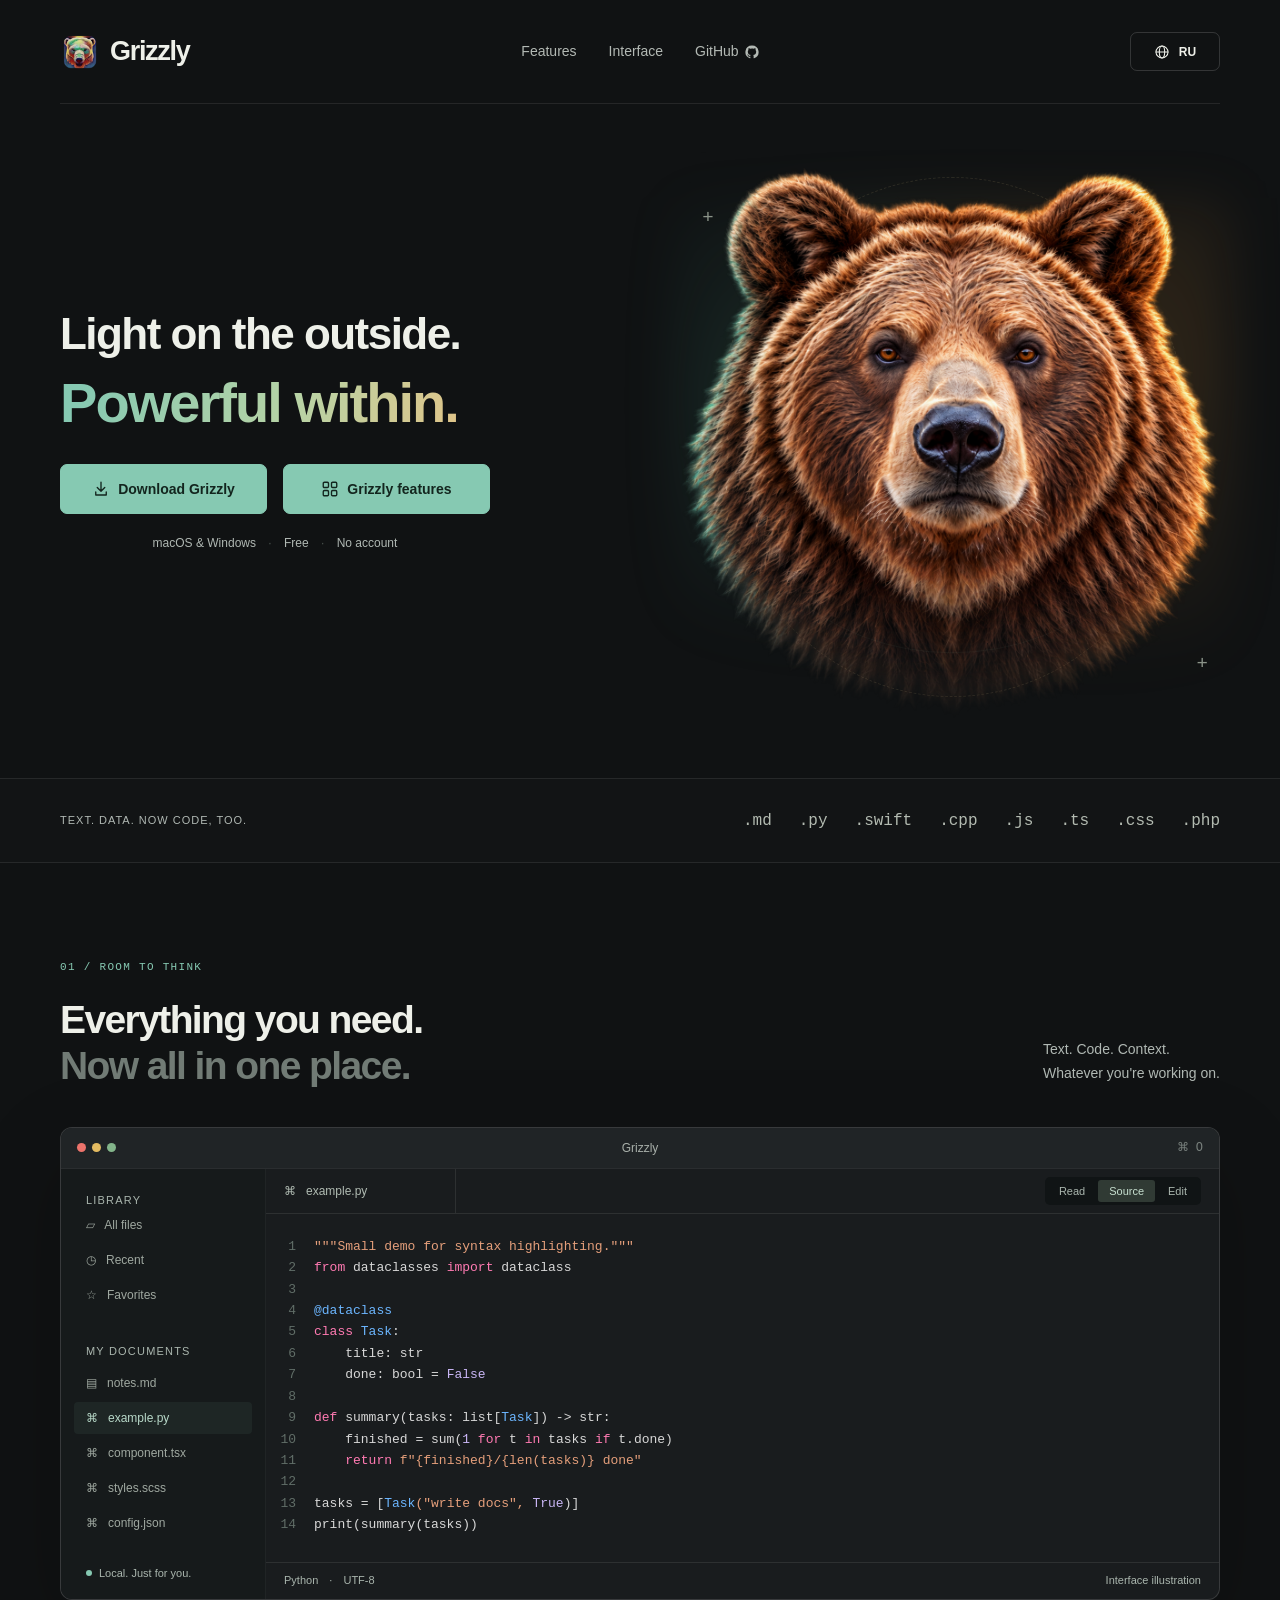
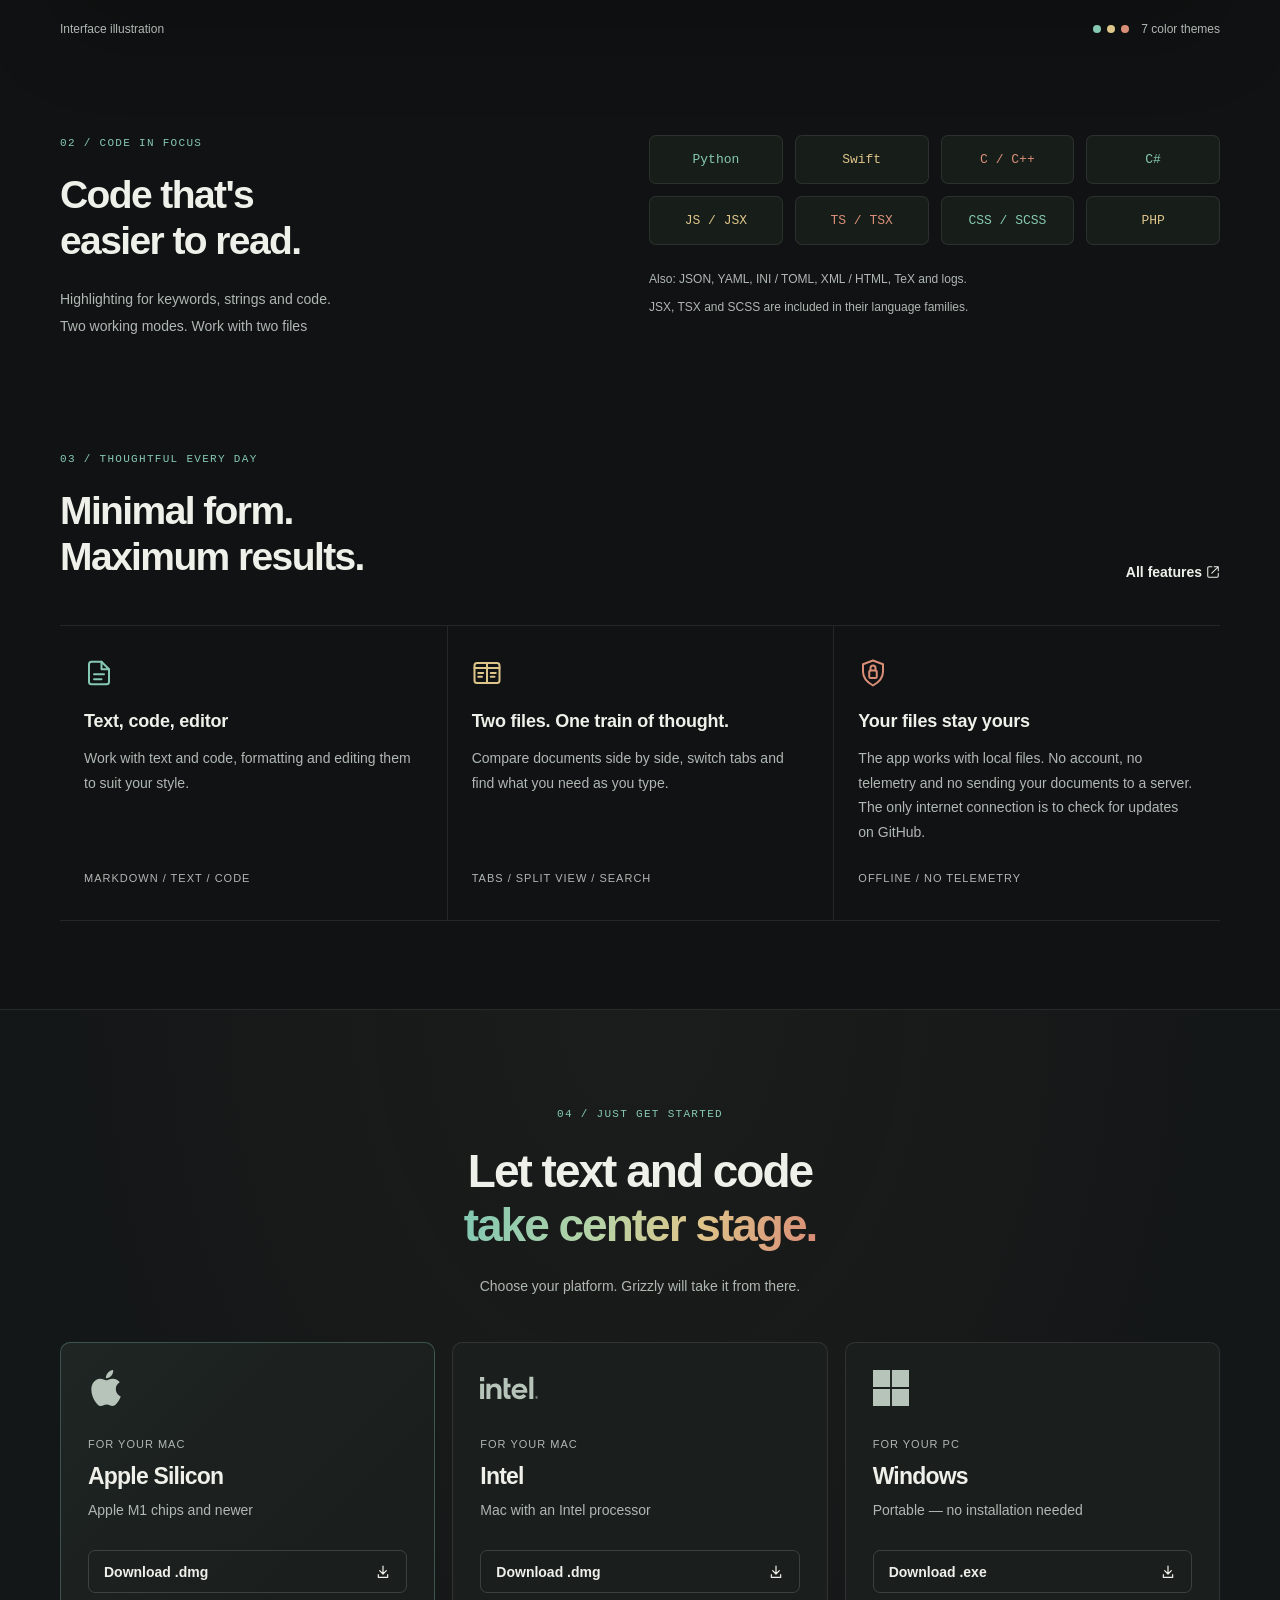
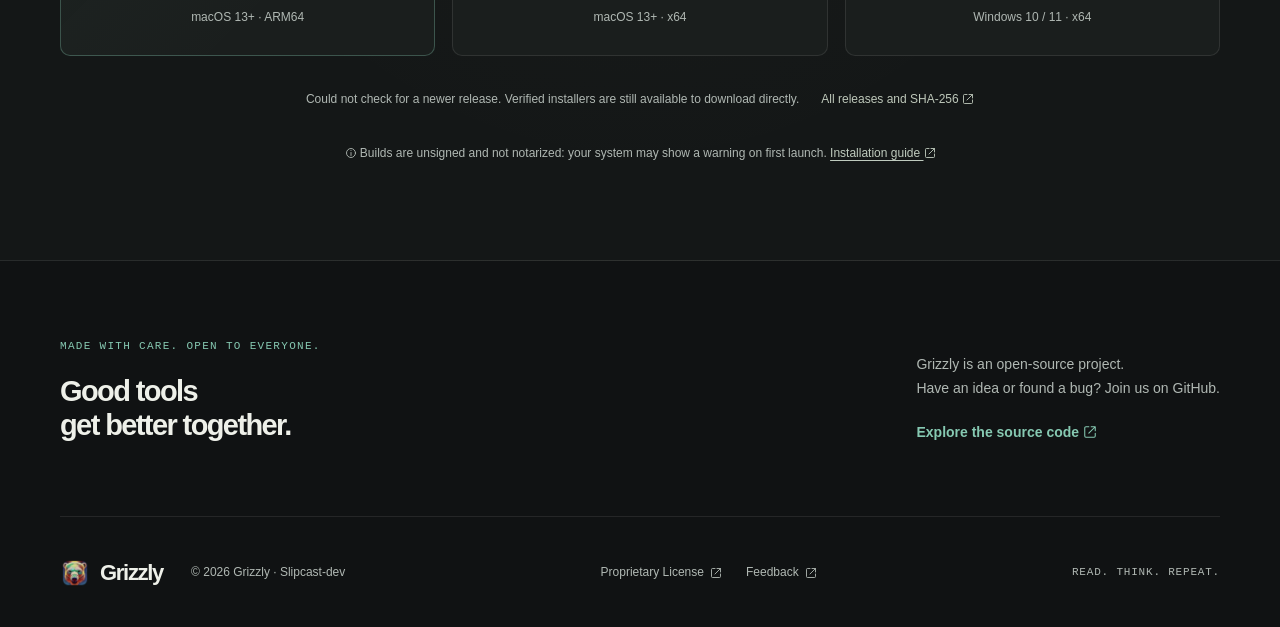
<file: index.html>
<!doctype html>
<html lang="ru">
<head>
  <meta charset="utf-8">
  <meta name="viewport" content="width=device-width, initial-scale=1">
  <meta http-equiv="Content-Security-Policy" content="default-src 'none'; script-src 'self'; style-src 'self'; img-src 'self'; connect-src https://api.github.com; base-uri 'none'; object-src 'none'; form-action 'none'; upgrade-insecure-requests">
  <meta name="referrer" content="no-referrer">
  <script src="language.js"></script>
  <link rel="alternate" hreflang="ru" href="https://slipcast-dev.github.io/grizzly-website/">
  <link rel="alternate" hreflang="en" href="https://slipcast-dev.github.io/grizzly-website/en.html">
  <link rel="alternate" hreflang="x-default" href="https://slipcast-dev.github.io/grizzly-website/">
  <link rel="canonical" href="https://slipcast-dev.github.io/grizzly-website/">
  <meta property="og:type" content="website">
  <meta property="og:title" content="Grizzly — легкое снаружи. Мощное внутри.">
  <meta property="og:description" content="Grizzly — офлайн-приложение для Markdown, текста и исходного кода с подсветкой синтаксиса. Для macOS и Windows.">
  <meta property="og:url" content="https://slipcast-dev.github.io/grizzly-website/">
  <meta property="og:image" content="https://slipcast-dev.github.io/grizzly-website/assets/icon.png">
  <meta name="theme-color" content="#101213">
  <meta name="description" content="Grizzly — офлайн-приложение для Markdown, текста и исходного кода с подсветкой синтаксиса. Для macOS и Windows.">
  <title>Grizzly — легкое снаружи. Мощное внутри.</title>
  <link rel="icon" href="assets/icon.png" type="image/png">
  <link rel="stylesheet" href="styles.css?v=960ec9873e703300">
  <script src="app.js" defer></script>
<script src="features.js" defer></script>
</head>
<body>
<a class="skip" href="#main">Перейти к содержимому</a>
<header class="header wrap">
  <a class="brand" href="#" aria-label="Grizzly — главная"><img src="assets/icon.png" alt="" width="40" height="40">Grizzly</a>
  <nav class="main-nav" aria-label="Основная навигация"><a href="#features">Возможности</a><a href="#experience">Интерфейс</a><a href="https://github.com/Slipcast-dev/Grizzly" target="_blank" rel="noopener noreferrer">GitHub <svg class="github-icon" xmlns="http://www.w3.org/2000/svg" viewBox="0 0 24 24" width="14" height="14" fill="currentColor" aria-hidden="true" focusable="false"><path d="M12 .75a11.25 11.25 0 0 0-3.56 21.92c.56.1.77-.24.77-.54v-2.1c-3.13.68-3.79-1.33-3.79-1.33-.51-1.3-1.25-1.65-1.25-1.65-1.02-.7.08-.69.08-.69 1.13.08 1.72 1.16 1.72 1.16 1 1.72 2.63 1.22 3.27.93.1-.73.39-1.22.71-1.5-2.5-.29-5.13-1.25-5.13-5.56 0-1.23.44-2.23 1.16-3.01-.12-.29-.5-1.43.11-2.98 0 0 .95-.3 3.1 1.15A10.8 10.8 0 0 1 12 6.17c.96 0 1.92.13 2.82.38 2.15-1.45 3.09-1.15 3.09-1.15.62 1.55.23 2.69.12 2.98.72.78 1.15 1.78 1.15 3.01 0 4.32-2.63 5.27-5.14 5.55.41.35.77 1.03.77 2.08v3.11c0 .3.2.65.77.54A11.25 11.25 0 0 0 12 .75Z"/></svg></a></nav>
  <a class="button small language-toggle" href="en.html?lang=en" hreflang="en" lang="en" aria-label="Переключить на английский"><svg xmlns="http://www.w3.org/2000/svg" width="16" height="16" viewBox="0 0 24 24" fill="none" stroke="currentColor" stroke-width="1.6" stroke-linecap="round" stroke-linejoin="round" aria-hidden="true" focusable="false"><circle cx="12" cy="12" r="9"/><ellipse cx="12" cy="12" rx="4" ry="9"/><path d="M3 12h18"/></svg><span>EN</span></a>
</header>
<main id="main">
<section class="hero wrap">
  <div class="hero-copy">
    <h1><span class="hero-title-lead">Легкое снаружи.</span><span class="hero-title-main gradient-text">Мощное внутри.</span></h1>
    <div class="hero-actions"><a class="button primary" href="#download"><svg class="hero-action-icon" xmlns="http://www.w3.org/2000/svg" viewBox="0 0 24 24" width="18" height="18" fill="none" stroke="currentColor" stroke-width="1.8" stroke-linecap="round" stroke-linejoin="round" aria-hidden="true" focusable="false"><path d="M12 3v12m-5-5 5 5 5-5M5 16v4h14v-4"/></svg> Скачать Grizzly</a><a class="button primary" href="#features" data-features-open aria-haspopup="dialog" aria-controls="features-menu" aria-expanded="false"><svg class="hero-action-icon" xmlns="http://www.w3.org/2000/svg" viewBox="0 0 24 24" width="18" height="18" fill="none" stroke="currentColor" stroke-width="1.8" stroke-linecap="round" stroke-linejoin="round" aria-hidden="true" focusable="false"><rect x="3" y="3" width="7" height="7" rx="1.5"/><rect x="14" y="3" width="7" height="7" rx="1.5"/><rect x="3" y="14" width="7" height="7" rx="1.5"/><rect x="14" y="14" width="7" height="7" rx="1.5"/></svg> Что умеет Grizzly</a></div>
    <p class="hero-meta">macOS & Windows <span>·</span> Бесплатно <span>·</span> Без аккаунта</p>
  </div>
  <div class="hero-art" aria-label="Гризли в тёплом свете"><div class="orbit orbit-one"></div><div class="orbit orbit-two"></div><img class="hero-icon" src="assets/grizzly-hero.png" width="1280" height="1280" alt="Бурый гризли с мягкой янтарной и бирюзовой подсветкой"><span class="cross cross-one">+</span><span class="cross cross-two">+</span></div>
</section>
<div class="format-strip"><div class="wrap formats"><span>ТЕКСТ. ДАННЫЕ. ТЕПЕРЬ — И КОД.</span><div><b>.md</b><b>.py</b><b>.swift</b><b>.cpp</b><b>.js</b><b>.ts</b><b>.css</b><b>.php</b></div></div></div>
<section class="experience wrap section" id="experience">
  <div class="section-heading"><div><p class="eyebrow">01 / ПРОСТРАНСТВО ДЛЯ МЫСЛЕЙ</p><h2>Всё нужное.<br><span class="muted">Теперь — в одном месте.</span></h2></div><p class="section-intro">Текст. Код. Контекст.<br>Всё, с чем вы сейчас работаете.</p></div>
  <div class="app-window">
    <div class="window-top"><div class="traffic" aria-hidden="true"><i></i><i></i><i></i></div><span>Grizzly</span><span class="window-shortcut">⌘ O</span></div>
    <div class="app-body">
      <aside class="app-sidebar"><div class="sidebar-title">БИБЛИОТЕКА</div><p>▱ &nbsp; Все файлы</p><p>◷ &nbsp; Недавние</p><p>☆ &nbsp; Избранное</p><div class="sidebar-title folder-title">МОИ ДОКУМЕНТЫ</div><p>▤ &nbsp; notes.md</p><p class="selected">⌘ &nbsp; example.py</p><p>⌘ &nbsp; component.tsx</p><p>⌘ &nbsp; styles.scss</p><p>⌘ &nbsp; config.json</p><div class="sidebar-bottom"><span class="status-dot"></span> Локально. Только у вас.</div></aside>
      <div class="document"><div class="document-toolbar"><span class="file-tab">⌘ &nbsp; example.py</span><div class="mode-switch" role="group" aria-label="Режим демонстрации"><button type="button" data-mode="read" aria-controls="demo-read" aria-pressed="false">Чтение</button><button class="active" type="button" data-mode="source" aria-controls="demo-source" aria-pressed="true">Исходник</button><button type="button" data-mode="edit" aria-controls="demo-source" aria-pressed="false">Правка</button></div></div>
        <pre class="source-content plain-preview" id="demo-read" hidden><code>&quot;&quot;&quot;Small demo for syntax highlighting.&quot;&quot;&quot;
from dataclasses import dataclass

@dataclass
class Task:
    title: str
    done: bool = False

def summary(tasks: list[Task]) -&gt; str:
    finished = sum(1 for t in tasks if t.done)
    return f&quot;{finished}/{len(tasks)} done&quot;

tasks = [Task(&quot;write docs&quot;, True)]
print(summary(tasks))</code></pre>
        <pre class="source-content syntax-preview" id="demo-source"><code><span class="code-row"><span class="line-number" aria-hidden="true">1</span><span class="code-text"><span class="syn-string">&quot;&quot;&quot;Small demo for syntax highlighting.&quot;&quot;&quot;</span></span></span>
<span class="code-row"><span class="line-number" aria-hidden="true">2</span><span class="code-text"><span class="syn-keyword">from </span><span class="syn-plain">dataclasses </span><span class="syn-keyword">import </span><span class="syn-plain">dataclass</span></span></span>
<span class="code-row"><span class="line-number" aria-hidden="true">3</span><span class="code-text"> </span></span>
<span class="code-row"><span class="line-number" aria-hidden="true">4</span><span class="code-text"><span class="syn-type">@dataclass</span></span></span>
<span class="code-row"><span class="line-number" aria-hidden="true">5</span><span class="code-text"><span class="syn-keyword">class </span><span class="syn-type">Task</span><span class="syn-plain">:</span></span></span>
<span class="code-row"><span class="line-number" aria-hidden="true">6</span><span class="code-text"><span class="syn-plain">    title: str</span></span></span>
<span class="code-row"><span class="line-number" aria-hidden="true">7</span><span class="code-text"><span class="syn-plain">    done: bool = </span><span class="syn-number">False</span></span></span>
<span class="code-row"><span class="line-number" aria-hidden="true">8</span><span class="code-text"> </span></span>
<span class="code-row"><span class="line-number" aria-hidden="true">9</span><span class="code-text"><span class="syn-keyword">def </span><span class="syn-plain">summary(tasks: list[</span><span class="syn-type">Task</span><span class="syn-plain">]) -&gt; str:</span></span></span>
<span class="code-row"><span class="line-number" aria-hidden="true">10</span><span class="code-text"><span class="syn-plain">    finished = sum(</span><span class="syn-number">1</span><span class="syn-keyword"> for </span><span class="syn-plain">t </span><span class="syn-keyword">in </span><span class="syn-plain">tasks </span><span class="syn-keyword">if </span><span class="syn-plain">t.done)</span></span></span>
<span class="code-row"><span class="line-number" aria-hidden="true">11</span><span class="code-text"><span class="syn-keyword">    return </span><span class="syn-string">f&quot;{finished}/{len(tasks)} done&quot;</span></span></span>
<span class="code-row"><span class="line-number" aria-hidden="true">12</span><span class="code-text"> </span></span>
<span class="code-row"><span class="line-number" aria-hidden="true">13</span><span class="code-text"><span class="syn-plain">tasks = [</span><span class="syn-type">Task</span><span class="syn-string">(&quot;write docs&quot;, </span><span class="syn-number">True</span><span class="syn-plain">)]</span></span></span>
<span class="code-row"><span class="line-number" aria-hidden="true">14</span><span class="code-text"><span class="syn-plain">print(summary(tasks))</span></span></span></code></pre>
        <div class="document-status"><span>Python <span>·</span> UTF-8</span><span>Иллюстрация интерфейса</span></div>
      </div>
    </div>
  </div>
  <div class="preview-caption"><span>Иллюстрация интерфейса</span><div><span class="swatch teal"></span><span class="swatch gold"></span><span class="swatch coral"></span><span>7 тем оформления</span></div></div>
</section>
<section class="syntax-section wrap section" id="syntax">
  <div class="syntax-copy"><p class="eyebrow">02 / ЯЗЫК КОДА</p><h2>Код, который<br>легче читать.</h2><p>Подсветка ключевых слов,строк,кода.<br>Два режима работы. Работа с двумя файлами</p></div>
  <div class="syntax-languages"><ul class="language-grid" aria-label="Языки с подсветкой синтаксиса"><li class="teal-text">Python</li><li class="gold-text">Swift</li><li class="coral-text">C / C++</li><li class="teal-text">C#</li><li class="gold-text">JS / JSX</li><li class="coral-text">TS / TSX</li><li class="teal-text">CSS / SCSS</li><li class="gold-text">PHP</li></ul><p>Также: JSON, YAML, INI / TOML, XML / HTML, TeX и логи.</p><p>JSX, TSX и SCSS включены в соответствующие семейства.</p></div>
</section>
<!-- Эмблемы Apple и Intel: https://github.com/simple-icons/simple-icons (CC0); Windows: icons/windows11.svg в версии 11.0.0 того же проекта. Товарные знаки принадлежат их владельцам. -->
<section class="features wrap section" id="features"><div class="section-heading"><div><p class="eyebrow">03 / ПРОДУМАНО ДЛЯ КАЖДОГО ДНЯ</p><h2>Минимум формы.<br>Максимум результата.</h2></div><a class="text-link" href="https://github.com/Slipcast-dev/Grizzly/blob/main/docs/ru/usage.md">Все возможности <svg class="inline-icon" xmlns="http://www.w3.org/2000/svg" viewBox="0 0 24 24" width="16" height="16" fill="none" stroke="currentColor" stroke-width="1.8" stroke-linecap="round" stroke-linejoin="round" aria-hidden="true" focusable="false"><path d="M14 3h7v7m0-7L10 14"/><path d="M10 3H5a2 2 0 0 0-2 2v14a2 2 0 0 0 2 2h14a2 2 0 0 0 2-2v-5"/></svg></a></div>
<div class="feature-grid"><article><span class="feature-icon teal-text" aria-hidden="true"><svg xmlns="http://www.w3.org/2000/svg" viewBox="0 0 24 24" aria-hidden="true" focusable="false"><path d="M14 3H6a2 2 0 0 0-2 2v14a2 2 0 0 0 2 2h12a2 2 0 0 0 2-2V9Z"/><path d="M14 3v6h6M8 13h8M8 17h6"/></svg></span><h3>Текст,код,редактор</h3><p>Работайте с текстом и кодом, форматируйте и редактируйте их под свой стиль.</p><span class="feature-note">MARKDOWN / ТЕКСТ / КОД</span></article><article><span class="feature-icon gold-text" aria-hidden="true"><svg xmlns="http://www.w3.org/2000/svg" viewBox="0 0 24 24" aria-hidden="true" focusable="false"><rect x="2" y="4" width="20" height="16" rx="2"/><path d="M12 4v16M2 8h20M5 12h4M5 15h3M15 12h4M15 15h3"/></svg></span><h3>Два файла. Одна мысль.</h3><p>Сравнивайте документы рядом, переключайте вкладки и находите нужное по мере ввода.</p><span class="feature-note">ВКЛАДКИ / SPLIT VIEW / ПОИСК</span></article><article><span class="feature-icon coral-text" aria-hidden="true"><svg xmlns="http://www.w3.org/2000/svg" viewBox="0 0 24 24" aria-hidden="true" focusable="false"><path d="m12 2 8 3v6c0 5-3.5 8.5-8 11-4.5-2.5-8-6-8-11V5Z"/><rect x="9" y="10" width="6" height="6" rx="1"/><path d="M10 10V8a2 2 0 0 1 4 0v2"/></svg></span><h3>Ваши файлы остаются вашими</h3><p>Приложение работает с локальными файлами. Без регистрации, телеметрии и отправки ваших текстов на сервер. Единственное подключение к интернету — проверка обновлений на GitHub.</p><span class="feature-note">ОФЛАЙН / БЕЗ ТЕЛЕМЕТРИИ</span></article></div>
</section>
<section class="download-section" id="download"><div class="wrap section"><div class="download-heading"><p class="eyebrow">04 / МОЖНО ПРОСТО НАЧАТЬ</p><h2>Пусть текст и код будут<br><span class="gradient-text">в центре внимания.</span></h2><p>Выберите свою платформу. Остальное — дело Grizzly.</p></div><div class="download-grid">
<article class="download-card"><span class="platform-symbol" aria-hidden="true"><svg xmlns="http://www.w3.org/2000/svg" viewBox="0 0 24 24" aria-hidden="true" focusable="false"><path d="M12.152 6.896c-.948 0-2.415-1.078-3.96-1.04-2.04.027-3.91 1.183-4.961 3.014-2.117 3.675-.546 9.103 1.519 12.09 1.013 1.454 2.208 3.09 3.792 3.039 1.52-.065 2.09-.987 3.935-.987 1.831 0 2.35.987 3.96.948 1.637-.026 2.676-1.48 3.676-2.948 1.156-1.688 1.636-3.325 1.662-3.415-.039-.013-3.182-1.221-3.22-4.857-.026-3.04 2.48-4.494 2.597-4.559-1.429-2.09-3.623-2.324-4.39-2.376-2-.156-3.675 1.09-4.61 1.09zM15.53 3.83c.843-1.012 1.4-2.427 1.245-3.83-1.207.052-2.662.805-3.532 1.818-.78.896-1.454 2.338-1.273 3.714 1.338.104 2.715-.688 3.559-1.701"/></svg></span><span class="platform-label">ДЛЯ ВАШЕГО MAC</span><h3>Apple Silicon</h3><p>Чипы Apple M1 и новее</p><a class="button download-link" data-platform="arm64" href="https://github.com/Slipcast-dev/Grizzly/releases/download/v2.0.0/Grizzly-2.0.0-arm64.dmg">Скачать .dmg <svg class="inline-icon" xmlns="http://www.w3.org/2000/svg" viewBox="0 0 24 24" width="16" height="16" fill="none" stroke="currentColor" stroke-width="1.8" stroke-linecap="round" stroke-linejoin="round" aria-hidden="true" focusable="false"><path d="M12 3v12m-5-5 5 5 5-5M5 16v4h14v-4"/></svg></a><span class="requirements">macOS 13+ · ARM64</span></article>
<article class="download-card"><span class="platform-symbol intel-symbol" aria-hidden="true"><svg xmlns="http://www.w3.org/2000/svg" viewBox="0 5 24 14" aria-hidden="true" focusable="false"><path d="M20.42 7.345v9.18h1.651v-9.18zM0 7.475v1.737h1.737V7.474zm9.78.352v6.053c0 .513.044.945.13 1.292.087.34.235.618.44.828.203.21.475.359.803.451.334.093.754.136 1.255.136h.216v-1.533c-.24 0-.445-.012-.593-.037a.672.672 0 0 1-.39-.173.693.693 0 0 1-.173-.377 4.002 4.002 0 0 1-.037-.606v-2.182h1.193v-1.416h-1.193V7.827zm-3.505 2.312c-.396 0-.76.08-1.082.241-.327.161-.6.384-.822.668l-.087.117v-.902H2.658v6.256h1.639v-3.214c.018-.588.16-1.02.433-1.299.29-.297.642-.445 1.044-.445.476 0 .841.149 1.082.433.235.284.359.686.359 1.2v3.324h1.663V12.97c.006-.89-.229-1.595-.686-2.09-.458-.495-1.1-.742-1.917-.742zm10.065.006a3.252 3.252 0 0 0-2.306.946c-.29.29-.525.637-.692 1.033a3.145 3.145 0 0 0-.254 1.273c0 .452.08.878.241 1.274.161.395.39.742.674 1.032.284.29.637.526 1.045.693.408.173.86.26 1.342.26 1.397 0 2.262-.637 2.782-1.23l-1.187-.904c-.248.297-.841.699-1.583.699-.464 0-.847-.105-1.138-.321a1.588 1.588 0 0 1-.593-.872l-.019-.056h4.915v-.587c0-.451-.08-.872-.235-1.267a3.393 3.393 0 0 0-.661-1.033 3.013 3.013 0 0 0-1.02-.692 3.345 3.345 0 0 0-1.311-.248zm-16.297.118v6.256h1.651v-6.256zm16.278 1.286c1.132 0 1.664.797 1.664 1.255l-3.32.006c0-.458.525-1.255 1.656-1.261zm7.073 3.814a.606.606 0 0 0-.606.606.606.606 0 0 0 .606.606.606.606 0 0 0 .606-.606.606.606 0 0 0-.606-.606zm-.008.105a.5.5 0 0 1 .002 0 .5.5 0 0 1 .5.501.5.5 0 0 1-.5.5.5.5 0 0 1-.5-.5.5.5 0 0 1 .498-.5zm-.233.155v.699h.13v-.285h.093l.173.285h.136l-.18-.297a.191.191 0 0 0 .118-.056c.03-.03.05-.074.05-.136 0-.068-.02-.117-.063-.154-.037-.038-.105-.056-.185-.056zm.13.099h.154c.019 0 .037.006.056.012a.064.064 0 0 1 .037.031c.013.013.012.031.012.056a.124.124 0 0 1-.012.055.164.164 0 0 1-.037.031c-.019.006-.037.013-.056.013h-.154Z"/></svg></span><span class="platform-label">ДЛЯ ВАШЕГО MAC</span><h3>Intel</h3><p>Mac с процессором Intel</p><a class="button download-link" data-platform="intel" href="https://github.com/Slipcast-dev/Grizzly/releases/download/v2.0.0/Grizzly-2.0.0-x64.dmg">Скачать .dmg <svg class="inline-icon" xmlns="http://www.w3.org/2000/svg" viewBox="0 0 24 24" width="16" height="16" fill="none" stroke="currentColor" stroke-width="1.8" stroke-linecap="round" stroke-linejoin="round" aria-hidden="true" focusable="false"><path d="M12 3v12m-5-5 5 5 5-5M5 16v4h14v-4"/></svg></a><span class="requirements">macOS 13+ · x64</span></article>
<article class="download-card"><span class="platform-symbol" aria-hidden="true"><svg xmlns="http://www.w3.org/2000/svg" viewBox="0 0 24 24" aria-hidden="true" focusable="false"><path d="M0,0H11.377V11.372H0ZM12.623,0H24V11.372H12.623ZM0,12.623H11.377V24H0Zm12.623,0H24V24H12.623"/></svg></span><span class="platform-label">ДЛЯ ВАШЕГО PC</span><h3>Windows</h3><p>Portable — без установки</p><a class="button download-link" data-platform="windows" href="https://github.com/Slipcast-dev/Grizzly/releases/download/v2.0.0/Grizzly-2.0.0-portable.exe">Скачать .exe <svg class="inline-icon" xmlns="http://www.w3.org/2000/svg" viewBox="0 0 24 24" width="16" height="16" fill="none" stroke="currentColor" stroke-width="1.8" stroke-linecap="round" stroke-linejoin="round" aria-hidden="true" focusable="false"><path d="M12 3v12m-5-5 5 5 5-5M5 16v4h14v-4"/></svg></a><span class="requirements">Windows 10 / 11 · x64</span></article></div>
<div class="download-details"><p id="release-status" role="status">v2.0.0 · Загрузка напрямую из GitHub Releases</p><a href="https://github.com/Slipcast-dev/Grizzly/releases/latest">Все релизы и SHA-256 <svg class="inline-icon" xmlns="http://www.w3.org/2000/svg" viewBox="0 0 24 24" width="16" height="16" fill="none" stroke="currentColor" stroke-width="1.8" stroke-linecap="round" stroke-linejoin="round" aria-hidden="true" focusable="false"><path d="M14 3h7v7m0-7L10 14"/><path d="M10 3H5a2 2 0 0 0-2 2v14a2 2 0 0 0 2 2h14a2 2 0 0 0 2-2v-5"/></svg></a></div><p class="install-note"><svg class="inline-icon" xmlns="http://www.w3.org/2000/svg" viewBox="0 0 24 24" width="16" height="16" fill="none" stroke="currentColor" stroke-width="1.8" stroke-linecap="round" stroke-linejoin="round" aria-hidden="true" focusable="false"><circle cx="12" cy="12" r="9"/><path d="M12 11v6m0-10h.01"/></svg> Сборки не подписаны и не нотаризованы: при первом запуске система может показать предупреждение. <a href="https://github.com/Slipcast-dev/Grizzly/blob/main/docs/ru/installation.md">Инструкция по установке <svg class="inline-icon" xmlns="http://www.w3.org/2000/svg" viewBox="0 0 24 24" width="16" height="16" fill="none" stroke="currentColor" stroke-width="1.8" stroke-linecap="round" stroke-linejoin="round" aria-hidden="true" focusable="false"><path d="M14 3h7v7m0-7L10 14"/><path d="M10 3H5a2 2 0 0 0-2 2v14a2 2 0 0 0 2 2h14a2 2 0 0 0 2-2v-5"/></svg></a></p></div></section>
<section class="open-source wrap"><div><span class="eyebrow">СДЕЛАНО С ЗАБОТОЙ. ОТКРЫТО ДЛЯ ВСЕХ.</span><h2>Хорошие инструменты<br>становятся лучше вместе.</h2></div><div><p>Grizzly — проект с открытым исходным кодом.<br>Есть идея или нашли ошибку? Заходите на GitHub.</p><a class="text-link" href="https://github.com/Slipcast-dev/Grizzly">Посмотреть исходный код <svg class="inline-icon" xmlns="http://www.w3.org/2000/svg" viewBox="0 0 24 24" width="16" height="16" fill="none" stroke="currentColor" stroke-width="1.8" stroke-linecap="round" stroke-linejoin="round" aria-hidden="true" focusable="false"><path d="M14 3h7v7m0-7L10 14"/><path d="M10 3H5a2 2 0 0 0-2 2v14a2 2 0 0 0 2 2h14a2 2 0 0 0 2-2v-5"/></svg></a></div></section>
</main>
<footer class="wrap"><a class="brand" href="#"><img src="assets/icon.png" alt="" width="30" height="30">Grizzly</a><span>© 2026 Grizzly · Slipcast-dev</span><div><a href="https://github.com/Slipcast-dev/Grizzly/blob/main/LICENSE">Проприетарная лицензия <svg class="inline-icon" xmlns="http://www.w3.org/2000/svg" viewBox="0 0 24 24" width="16" height="16" fill="none" stroke="currentColor" stroke-width="1.8" stroke-linecap="round" stroke-linejoin="round" aria-hidden="true" focusable="false"><path d="M14 3h7v7m0-7L10 14"/><path d="M10 3H5a2 2 0 0 0-2 2v14a2 2 0 0 0 2 2h14a2 2 0 0 0 2-2v-5"/></svg></a><a href="https://github.com/Slipcast-dev/Grizzly/issues">Обратная связь <svg class="inline-icon" xmlns="http://www.w3.org/2000/svg" viewBox="0 0 24 24" width="16" height="16" fill="none" stroke="currentColor" stroke-width="1.8" stroke-linecap="round" stroke-linejoin="round" aria-hidden="true" focusable="false"><path d="M14 3h7v7m0-7L10 14"/><path d="M10 3H5a2 2 0 0 0-2 2v14a2 2 0 0 0 2 2h14a2 2 0 0 0 2-2v-5"/></svg></a></div><span class="footer-tag">READ. THINK. REPEAT.</span></footer>
<dialog id="features-menu" class="features-menu" aria-labelledby="features-menu-title">
  <div class="features-menu-shell">
    <header class="features-menu-header"><h2 id="features-menu-title">Что умеет Grizzly</h2><button type="button" class="features-menu-close" data-features-close aria-label="Закрыть меню" autofocus><svg viewBox="0 0 24 24" width="16" height="16" aria-hidden="true" focusable="false"><path d="m6 6 12 12M18 6 6 18"/></svg></button></header>
    <section class="features-overview" aria-label="Что умеет Grizzly"><p>Grizzly — редактор Markdown, текста и кода. Подсветка синтаксиса, вкладки, два файла рядом, поиск, теги и проверка орфографии RU/EN. В macOS — режимы «Пользователь» и «Разработчик», форматирование и вложения. Файлы хранятся локально.</p><p class="features-platform-note">Windows версия может отличаться от macOS версии.</p></section>
    <div class="features-updates-heading"><h3>Последние обновления</h3><span>2 релиза</span></div>
    <section class="features-release-list" tabindex="0" aria-label="История обновлений"><details class="release-entry" data-release-tag="v2.0.0" data-release-body-sha256="9072472fbd1686696b518357215ffc532eb729197b850e372ff2a2350effc64c" open><summary><span class="release-version">v2.0.0</span><span class="release-badge">Новое</span><time datetime="2026-11-09T14:28:31Z">9 ноября 2026</time><svg viewBox="0 0 24 24" width="14" height="14" aria-hidden="true" focusable="false"><path d="m6 9 6 6 6-6"/></svg></summary><div class="release-notes"><p><strong>Добавлено.</strong> Кнопка «Очистить» в разделе «Файлы» боковой панели убирает все файлы и папки из списка сразу, после подтверждения. Файлы на диске не затрагиваются.</p><p><strong>Изменено.</strong> Grizzly распространяется по проприетарной лицензии: изменять и распространять приложение без письменного согласия автора запрещено.</p></div></details><details class="release-entry" data-release-tag="v1.4.2" data-release-body-sha256="c2851b7568e50bec86dfa906049aca834f2f36df37a538fa366c8212853ab0f2"><summary><span class="release-version">v1.4.2</span><time datetime="2026-11-02T21:23:51Z">3 ноября 2026</time><svg viewBox="0 0 24 24" width="14" height="14" aria-hidden="true" focusable="false"><path d="m6 9 6 6 6-6"/></svg></summary><div class="release-notes"><p><strong>Изменено.</strong> Grizzly теперь распространяется по проприетарной лицензии: изменять и распространять приложение без письменного согласия автора запрещено. В Windows-версии добавлено только уведомление о лицензии.</p></div></details></section>
    <footer class="features-menu-footer"><span>Даты — по времени Минска (UTC+3).</span><a href="https://github.com/Slipcast-dev/Grizzly/releases" target="_blank" rel="noopener noreferrer">Все релизы на GitHub</a></footer>
  </div>
</dialog>
</body>
</html>
</file>
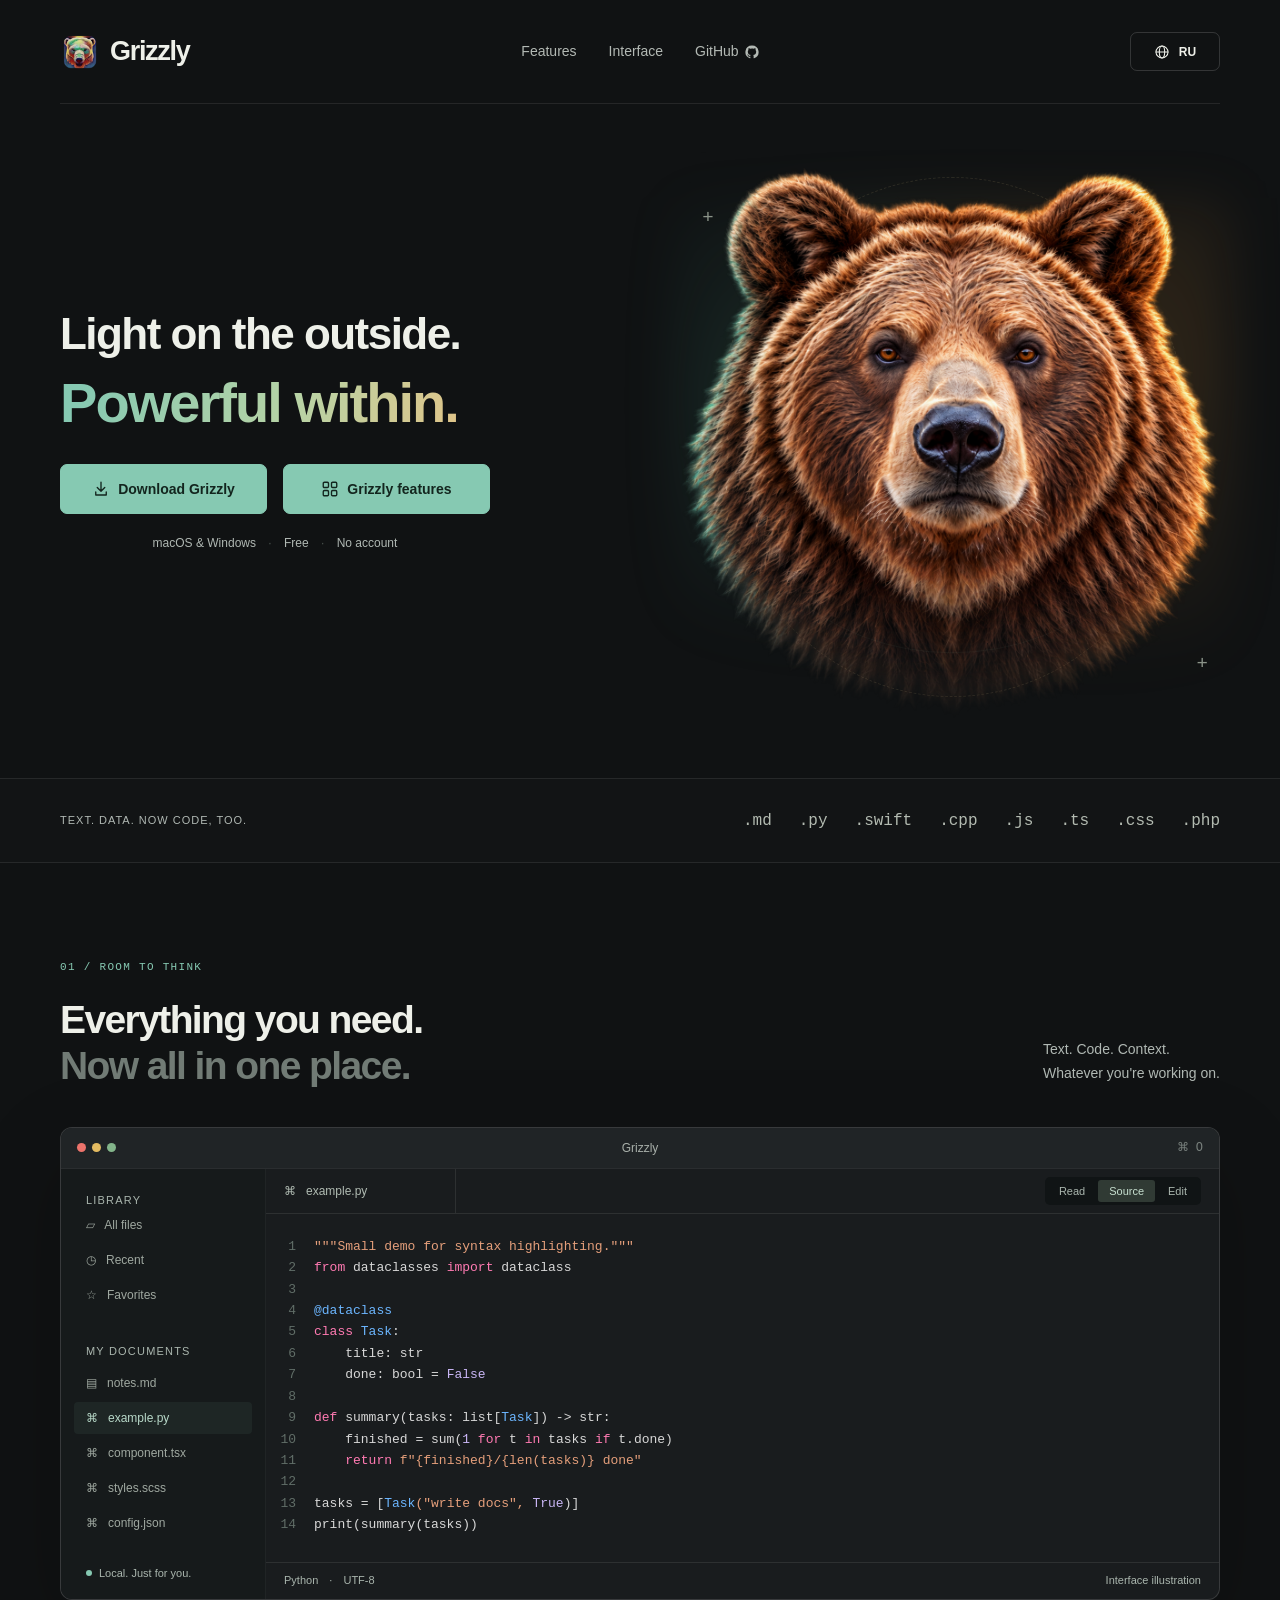
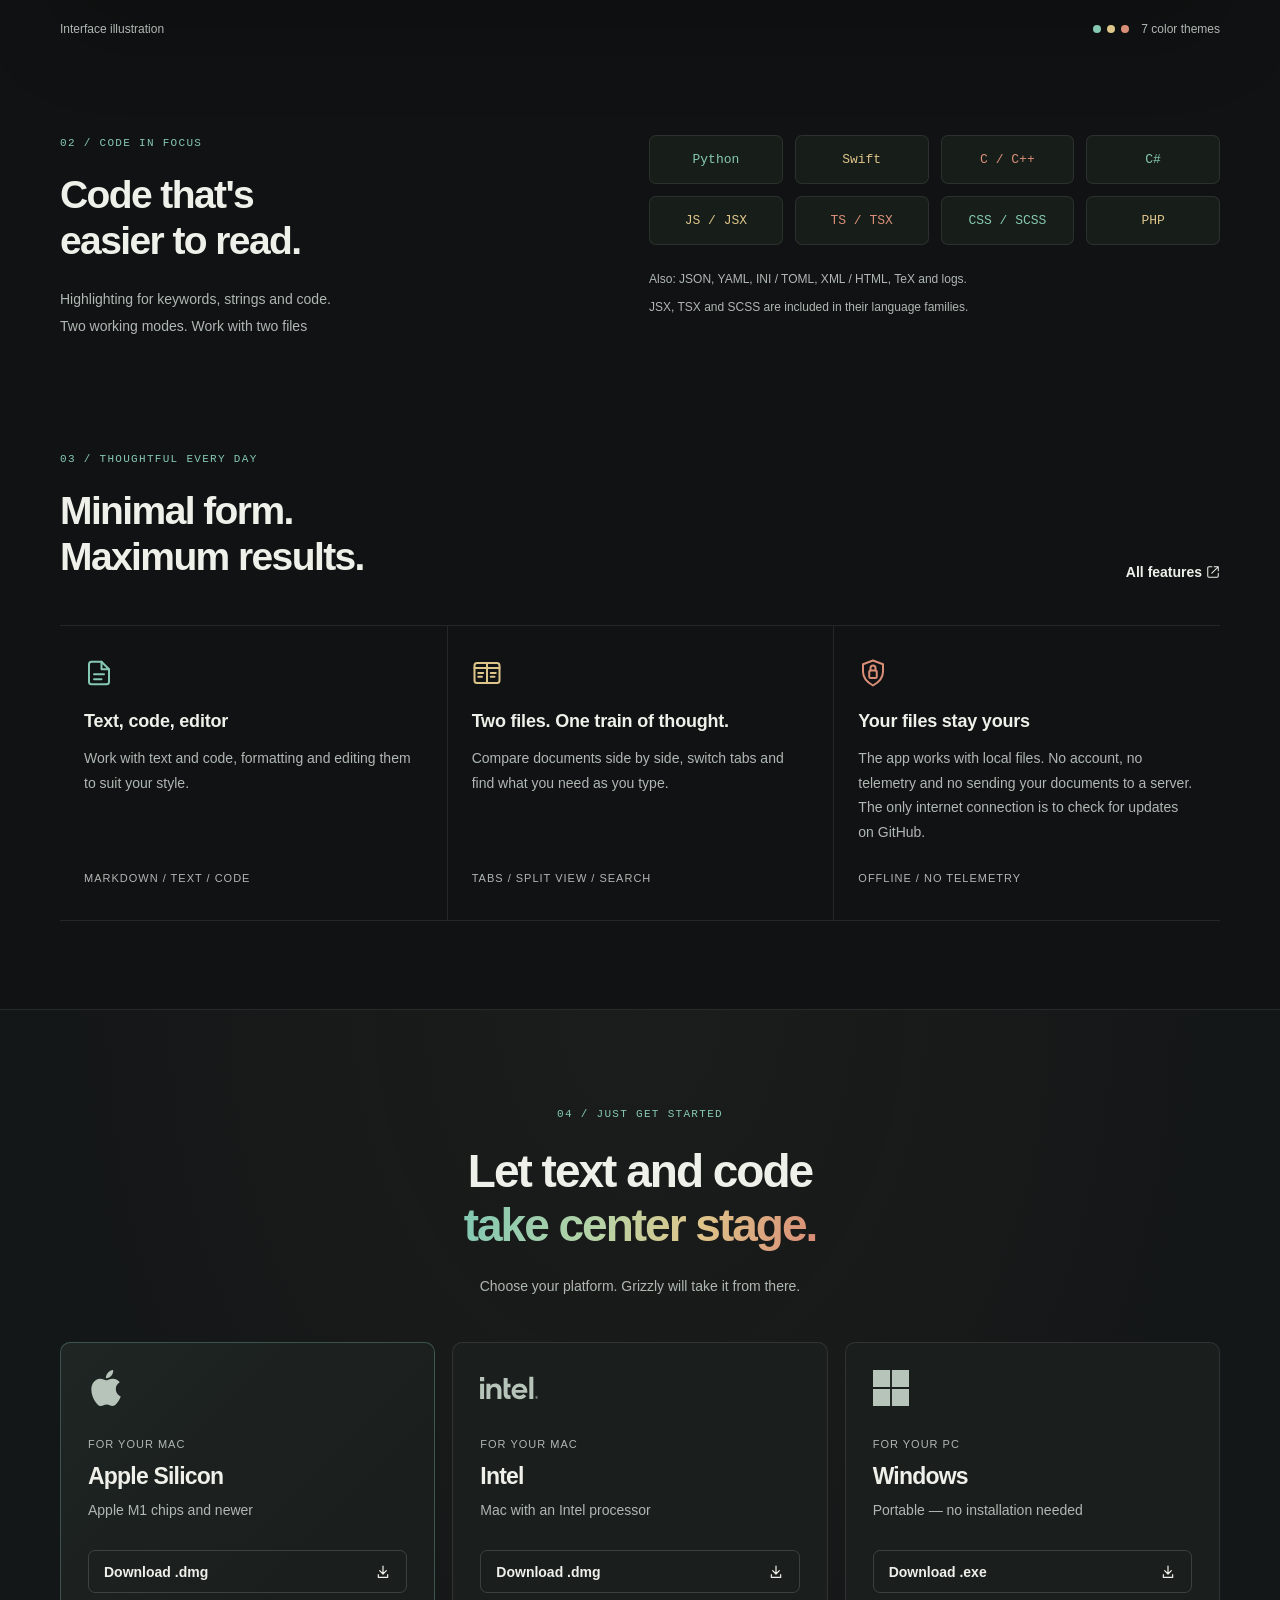
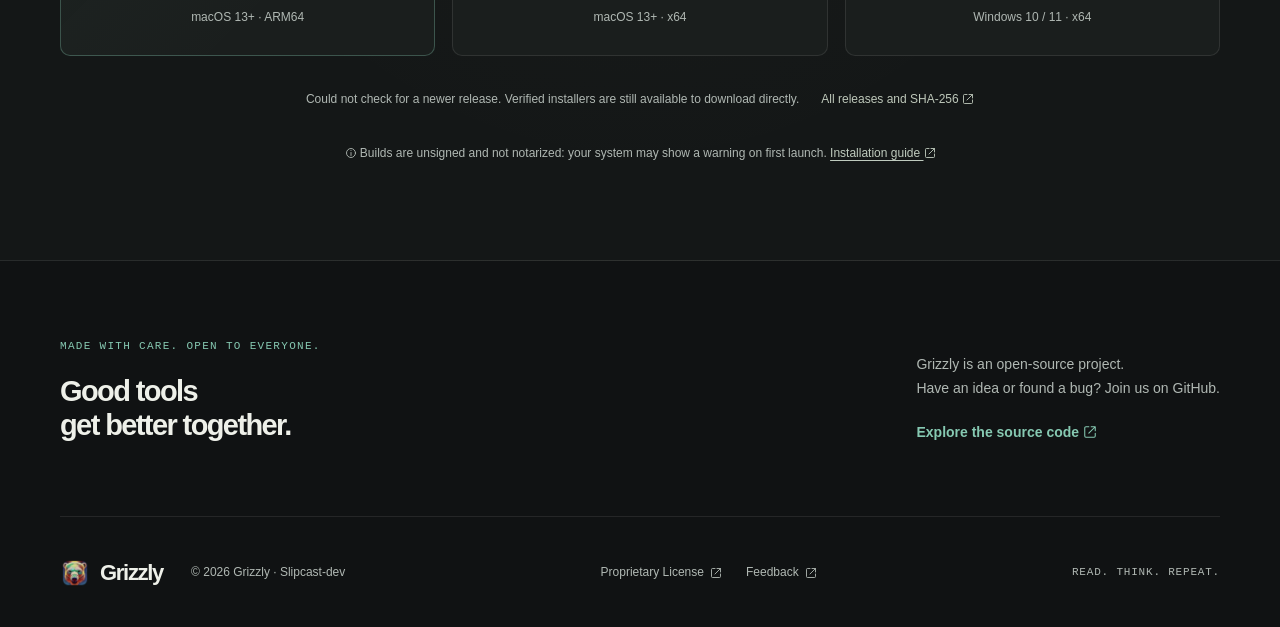
<file: en.html>
<!doctype html>
<html lang="en">
<head>
  <meta charset="utf-8">
  <meta name="viewport" content="width=device-width, initial-scale=1">
  <meta http-equiv="Content-Security-Policy" content="default-src 'none'; script-src 'self'; style-src 'self'; img-src 'self'; connect-src https://api.github.com; base-uri 'none'; object-src 'none'; form-action 'none'; upgrade-insecure-requests">
  <meta name="referrer" content="no-referrer">
  <script src="language.js"></script>
  <link rel="alternate" hreflang="ru" href="https://slipcast-dev.github.io/grizzly-website/">
  <link rel="alternate" hreflang="en" href="https://slipcast-dev.github.io/grizzly-website/en.html">
  <link rel="alternate" hreflang="x-default" href="https://slipcast-dev.github.io/grizzly-website/">
  <link rel="canonical" href="https://slipcast-dev.github.io/grizzly-website/en.html">
  <meta property="og:type" content="website">
  <meta property="og:title" content="Grizzly — light on the outside. Powerful within.">
  <meta property="og:description" content="Grizzly — an offline app for Markdown, text and source code with syntax highlighting. For macOS and Windows.">
  <meta property="og:url" content="https://slipcast-dev.github.io/grizzly-website/en.html">
  <meta property="og:image" content="https://slipcast-dev.github.io/grizzly-website/assets/icon.png">
  <meta name="theme-color" content="#101213">
  <meta name="description" content="Grizzly — an offline app for Markdown, text and source code with syntax highlighting. For macOS and Windows.">
  <title>Grizzly — light on the outside. Powerful within.</title>
  <link rel="icon" href="assets/icon.png" type="image/png">
  <link rel="stylesheet" href="styles.css?v=960ec9873e703300">
  <script src="app.js" defer></script>
<script src="features.js" defer></script>
</head>
<body>
<a class="skip" href="#main">Skip to content</a>
<header class="header wrap">
  <a class="brand" href="#" aria-label="Grizzly — home"><img src="assets/icon.png" alt="" width="40" height="40">Grizzly</a>
  <nav class="main-nav" aria-label="Main navigation"><a href="#features">Features</a><a href="#experience">Interface</a><a href="https://github.com/Slipcast-dev/Grizzly" target="_blank" rel="noopener noreferrer">GitHub <svg class="github-icon" xmlns="http://www.w3.org/2000/svg" viewBox="0 0 24 24" width="14" height="14" fill="currentColor" aria-hidden="true" focusable="false"><path d="M12 .75a11.25 11.25 0 0 0-3.56 21.92c.56.1.77-.24.77-.54v-2.1c-3.13.68-3.79-1.33-3.79-1.33-.51-1.3-1.25-1.65-1.25-1.65-1.02-.7.08-.69.08-.69 1.13.08 1.72 1.16 1.72 1.16 1 1.72 2.63 1.22 3.27.93.1-.73.39-1.22.71-1.5-2.5-.29-5.13-1.25-5.13-5.56 0-1.23.44-2.23 1.16-3.01-.12-.29-.5-1.43.11-2.98 0 0 .95-.3 3.1 1.15A10.8 10.8 0 0 1 12 6.17c.96 0 1.92.13 2.82.38 2.15-1.45 3.09-1.15 3.09-1.15.62 1.55.23 2.69.12 2.98.72.78 1.15 1.78 1.15 3.01 0 4.32-2.63 5.27-5.14 5.55.41.35.77 1.03.77 2.08v3.11c0 .3.2.65.77.54A11.25 11.25 0 0 0 12 .75Z"/></svg></a></nav>
  <a class="button small language-toggle" href="index.html?lang=ru" hreflang="ru" lang="ru" aria-label="Switch to Russian"><svg xmlns="http://www.w3.org/2000/svg" width="16" height="16" viewBox="0 0 24 24" fill="none" stroke="currentColor" stroke-width="1.6" stroke-linecap="round" stroke-linejoin="round" aria-hidden="true" focusable="false"><circle cx="12" cy="12" r="9"/><ellipse cx="12" cy="12" rx="4" ry="9"/><path d="M3 12h18"/></svg><span>RU</span></a>
</header>
<main id="main">
<section class="hero wrap">
  <div class="hero-copy">
    <h1><span class="hero-title-lead">Light on the outside.</span><span class="hero-title-main gradient-text">Powerful within.</span></h1>
    <div class="hero-actions"><a class="button primary" href="#download"><svg class="hero-action-icon" xmlns="http://www.w3.org/2000/svg" viewBox="0 0 24 24" width="18" height="18" fill="none" stroke="currentColor" stroke-width="1.8" stroke-linecap="round" stroke-linejoin="round" aria-hidden="true" focusable="false"><path d="M12 3v12m-5-5 5 5 5-5M5 16v4h14v-4"/></svg> Download Grizzly</a><a class="button primary" href="#features" data-features-open aria-haspopup="dialog" aria-controls="features-menu" aria-expanded="false"><svg class="hero-action-icon" xmlns="http://www.w3.org/2000/svg" viewBox="0 0 24 24" width="18" height="18" fill="none" stroke="currentColor" stroke-width="1.8" stroke-linecap="round" stroke-linejoin="round" aria-hidden="true" focusable="false"><rect x="3" y="3" width="7" height="7" rx="1.5"/><rect x="14" y="3" width="7" height="7" rx="1.5"/><rect x="3" y="14" width="7" height="7" rx="1.5"/><rect x="14" y="14" width="7" height="7" rx="1.5"/></svg> Grizzly features</a></div>
    <p class="hero-meta">macOS & Windows <span>·</span> Free <span>·</span> No account</p>
  </div>
  <div class="hero-art" aria-label="Grizzly bear in warm light"><div class="orbit orbit-one"></div><div class="orbit orbit-two"></div><img class="hero-icon" src="assets/grizzly-hero.png" width="1280" height="1280" alt="Brown grizzly with soft amber and teal rim lighting"><span class="cross cross-one">+</span><span class="cross cross-two">+</span></div>
</section>
<div class="format-strip"><div class="wrap formats"><span>TEXT. DATA. NOW CODE, TOO.</span><div><b>.md</b><b>.py</b><b>.swift</b><b>.cpp</b><b>.js</b><b>.ts</b><b>.css</b><b>.php</b></div></div></div>
<section class="experience wrap section" id="experience">
  <div class="section-heading"><div><p class="eyebrow">01 / ROOM TO THINK</p><h2>Everything you need.<br><span class="muted">Now all in one place.</span></h2></div><p class="section-intro">Text. Code. Context.<br>Whatever you're working on.</p></div>
  <div class="app-window">
    <div class="window-top"><div class="traffic" aria-hidden="true"><i></i><i></i><i></i></div><span>Grizzly</span><span class="window-shortcut">⌘ O</span></div>
    <div class="app-body">
      <aside class="app-sidebar"><div class="sidebar-title">LIBRARY</div><p>▱ &nbsp; All files</p><p>◷ &nbsp; Recent</p><p>☆ &nbsp; Favorites</p><div class="sidebar-title folder-title">MY DOCUMENTS</div><p>▤ &nbsp; notes.md</p><p class="selected">⌘ &nbsp; example.py</p><p>⌘ &nbsp; component.tsx</p><p>⌘ &nbsp; styles.scss</p><p>⌘ &nbsp; config.json</p><div class="sidebar-bottom"><span class="status-dot"></span> Local. Just for you.</div></aside>
      <div class="document"><div class="document-toolbar"><span class="file-tab">⌘ &nbsp; example.py</span><div class="mode-switch" role="group" aria-label="Demo mode"><button type="button" data-mode="read" aria-controls="demo-read" aria-pressed="false">Read</button><button class="active" type="button" data-mode="source" aria-controls="demo-source" aria-pressed="true">Source</button><button type="button" data-mode="edit" aria-controls="demo-source" aria-pressed="false">Edit</button></div></div>
        <pre class="source-content plain-preview" id="demo-read" hidden><code>&quot;&quot;&quot;Small demo for syntax highlighting.&quot;&quot;&quot;
from dataclasses import dataclass

@dataclass
class Task:
    title: str
    done: bool = False

def summary(tasks: list[Task]) -&gt; str:
    finished = sum(1 for t in tasks if t.done)
    return f&quot;{finished}/{len(tasks)} done&quot;

tasks = [Task(&quot;write docs&quot;, True)]
print(summary(tasks))</code></pre>
        <pre class="source-content syntax-preview" id="demo-source"><code><span class="code-row"><span class="line-number" aria-hidden="true">1</span><span class="code-text"><span class="syn-string">&quot;&quot;&quot;Small demo for syntax highlighting.&quot;&quot;&quot;</span></span></span>
<span class="code-row"><span class="line-number" aria-hidden="true">2</span><span class="code-text"><span class="syn-keyword">from </span><span class="syn-plain">dataclasses </span><span class="syn-keyword">import </span><span class="syn-plain">dataclass</span></span></span>
<span class="code-row"><span class="line-number" aria-hidden="true">3</span><span class="code-text"> </span></span>
<span class="code-row"><span class="line-number" aria-hidden="true">4</span><span class="code-text"><span class="syn-type">@dataclass</span></span></span>
<span class="code-row"><span class="line-number" aria-hidden="true">5</span><span class="code-text"><span class="syn-keyword">class </span><span class="syn-type">Task</span><span class="syn-plain">:</span></span></span>
<span class="code-row"><span class="line-number" aria-hidden="true">6</span><span class="code-text"><span class="syn-plain">    title: str</span></span></span>
<span class="code-row"><span class="line-number" aria-hidden="true">7</span><span class="code-text"><span class="syn-plain">    done: bool = </span><span class="syn-number">False</span></span></span>
<span class="code-row"><span class="line-number" aria-hidden="true">8</span><span class="code-text"> </span></span>
<span class="code-row"><span class="line-number" aria-hidden="true">9</span><span class="code-text"><span class="syn-keyword">def </span><span class="syn-plain">summary(tasks: list[</span><span class="syn-type">Task</span><span class="syn-plain">]) -&gt; str:</span></span></span>
<span class="code-row"><span class="line-number" aria-hidden="true">10</span><span class="code-text"><span class="syn-plain">    finished = sum(</span><span class="syn-number">1</span><span class="syn-keyword"> for </span><span class="syn-plain">t </span><span class="syn-keyword">in </span><span class="syn-plain">tasks </span><span class="syn-keyword">if </span><span class="syn-plain">t.done)</span></span></span>
<span class="code-row"><span class="line-number" aria-hidden="true">11</span><span class="code-text"><span class="syn-keyword">    return </span><span class="syn-string">f&quot;{finished}/{len(tasks)} done&quot;</span></span></span>
<span class="code-row"><span class="line-number" aria-hidden="true">12</span><span class="code-text"> </span></span>
<span class="code-row"><span class="line-number" aria-hidden="true">13</span><span class="code-text"><span class="syn-plain">tasks = [</span><span class="syn-type">Task</span><span class="syn-string">(&quot;write docs&quot;, </span><span class="syn-number">True</span><span class="syn-plain">)]</span></span></span>
<span class="code-row"><span class="line-number" aria-hidden="true">14</span><span class="code-text"><span class="syn-plain">print(summary(tasks))</span></span></span></code></pre>
        <div class="document-status"><span>Python <span>·</span> UTF-8</span><span>Interface illustration</span></div>
      </div>
    </div>
  </div>
  <div class="preview-caption"><span>Interface illustration</span><div><span class="swatch teal"></span><span class="swatch gold"></span><span class="swatch coral"></span><span>7 color themes</span></div></div>
</section>
<section class="syntax-section wrap section" id="syntax">
  <div class="syntax-copy"><p class="eyebrow">02 / CODE IN FOCUS</p><h2>Code that's<br>easier to read.</h2><p>Highlighting for keywords, strings and code.<br>Two working modes. Work with two files</p></div>
  <div class="syntax-languages"><ul class="language-grid" aria-label="Languages with syntax highlighting"><li class="teal-text">Python</li><li class="gold-text">Swift</li><li class="coral-text">C / C++</li><li class="teal-text">C#</li><li class="gold-text">JS / JSX</li><li class="coral-text">TS / TSX</li><li class="teal-text">CSS / SCSS</li><li class="gold-text">PHP</li></ul><p>Also: JSON, YAML, INI / TOML, XML / HTML, TeX and logs.</p><p>JSX, TSX and SCSS are included in their language families.</p></div>
</section>
<!-- Эмблемы Apple и Intel: https://github.com/simple-icons/simple-icons (CC0); Windows: icons/windows11.svg в версии 11.0.0 того же проекта. Товарные знаки принадлежат их владельцам. -->
<section class="features wrap section" id="features"><div class="section-heading"><div><p class="eyebrow">03 / THOUGHTFUL EVERY DAY</p><h2>Minimal form.<br>Maximum results.</h2></div><a class="text-link" href="https://github.com/Slipcast-dev/Grizzly/blob/main/docs/en/usage.md">All features <svg class="inline-icon" xmlns="http://www.w3.org/2000/svg" viewBox="0 0 24 24" width="16" height="16" fill="none" stroke="currentColor" stroke-width="1.8" stroke-linecap="round" stroke-linejoin="round" aria-hidden="true" focusable="false"><path d="M14 3h7v7m0-7L10 14"/><path d="M10 3H5a2 2 0 0 0-2 2v14a2 2 0 0 0 2 2h14a2 2 0 0 0 2-2v-5"/></svg></a></div>
<div class="feature-grid"><article><span class="feature-icon teal-text" aria-hidden="true"><svg xmlns="http://www.w3.org/2000/svg" viewBox="0 0 24 24" aria-hidden="true" focusable="false"><path d="M14 3H6a2 2 0 0 0-2 2v14a2 2 0 0 0 2 2h12a2 2 0 0 0 2-2V9Z"/><path d="M14 3v6h6M8 13h8M8 17h6"/></svg></span><h3>Text, code, editor</h3><p>Work with text and code, formatting and editing them to suit your style.</p><span class="feature-note">MARKDOWN / TEXT / CODE</span></article><article><span class="feature-icon gold-text" aria-hidden="true"><svg xmlns="http://www.w3.org/2000/svg" viewBox="0 0 24 24" aria-hidden="true" focusable="false"><rect x="2" y="4" width="20" height="16" rx="2"/><path d="M12 4v16M2 8h20M5 12h4M5 15h3M15 12h4M15 15h3"/></svg></span><h3>Two files. One train of thought.</h3><p>Compare documents side by side, switch tabs and find what you need as you type.</p><span class="feature-note">TABS / SPLIT VIEW / SEARCH</span></article><article><span class="feature-icon coral-text" aria-hidden="true"><svg xmlns="http://www.w3.org/2000/svg" viewBox="0 0 24 24" aria-hidden="true" focusable="false"><path d="m12 2 8 3v6c0 5-3.5 8.5-8 11-4.5-2.5-8-6-8-11V5Z"/><rect x="9" y="10" width="6" height="6" rx="1"/><path d="M10 10V8a2 2 0 0 1 4 0v2"/></svg></span><h3>Your files stay yours</h3><p>The app works with local files. No account, no telemetry and no sending your documents to a server. The only internet connection is to check for updates on GitHub.</p><span class="feature-note">OFFLINE / NO TELEMETRY</span></article></div>
</section>
<section class="download-section" id="download"><div class="wrap section"><div class="download-heading"><p class="eyebrow">04 / JUST GET STARTED</p><h2>Let text and code<br><span class="gradient-text">take center stage.</span></h2><p>Choose your platform. Grizzly will take it from there.</p></div><div class="download-grid">
<article class="download-card"><span class="platform-symbol" aria-hidden="true"><svg xmlns="http://www.w3.org/2000/svg" viewBox="0 0 24 24" aria-hidden="true" focusable="false"><path d="M12.152 6.896c-.948 0-2.415-1.078-3.96-1.04-2.04.027-3.91 1.183-4.961 3.014-2.117 3.675-.546 9.103 1.519 12.09 1.013 1.454 2.208 3.09 3.792 3.039 1.52-.065 2.09-.987 3.935-.987 1.831 0 2.35.987 3.96.948 1.637-.026 2.676-1.48 3.676-2.948 1.156-1.688 1.636-3.325 1.662-3.415-.039-.013-3.182-1.221-3.22-4.857-.026-3.04 2.48-4.494 2.597-4.559-1.429-2.09-3.623-2.324-4.39-2.376-2-.156-3.675 1.09-4.61 1.09zM15.53 3.83c.843-1.012 1.4-2.427 1.245-3.83-1.207.052-2.662.805-3.532 1.818-.78.896-1.454 2.338-1.273 3.714 1.338.104 2.715-.688 3.559-1.701"/></svg></span><span class="platform-label">FOR YOUR MAC</span><h3>Apple Silicon</h3><p>Apple M1 chips and newer</p><a class="button download-link" data-platform="arm64" href="https://github.com/Slipcast-dev/Grizzly/releases/download/v2.0.0/Grizzly-2.0.0-arm64.dmg">Download .dmg <svg class="inline-icon" xmlns="http://www.w3.org/2000/svg" viewBox="0 0 24 24" width="16" height="16" fill="none" stroke="currentColor" stroke-width="1.8" stroke-linecap="round" stroke-linejoin="round" aria-hidden="true" focusable="false"><path d="M12 3v12m-5-5 5 5 5-5M5 16v4h14v-4"/></svg></a><span class="requirements">macOS 13+ · ARM64</span></article>
<article class="download-card"><span class="platform-symbol intel-symbol" aria-hidden="true"><svg xmlns="http://www.w3.org/2000/svg" viewBox="0 5 24 14" aria-hidden="true" focusable="false"><path d="M20.42 7.345v9.18h1.651v-9.18zM0 7.475v1.737h1.737V7.474zm9.78.352v6.053c0 .513.044.945.13 1.292.087.34.235.618.44.828.203.21.475.359.803.451.334.093.754.136 1.255.136h.216v-1.533c-.24 0-.445-.012-.593-.037a.672.672 0 0 1-.39-.173.693.693 0 0 1-.173-.377 4.002 4.002 0 0 1-.037-.606v-2.182h1.193v-1.416h-1.193V7.827zm-3.505 2.312c-.396 0-.76.08-1.082.241-.327.161-.6.384-.822.668l-.087.117v-.902H2.658v6.256h1.639v-3.214c.018-.588.16-1.02.433-1.299.29-.297.642-.445 1.044-.445.476 0 .841.149 1.082.433.235.284.359.686.359 1.2v3.324h1.663V12.97c.006-.89-.229-1.595-.686-2.09-.458-.495-1.1-.742-1.917-.742zm10.065.006a3.252 3.252 0 0 0-2.306.946c-.29.29-.525.637-.692 1.033a3.145 3.145 0 0 0-.254 1.273c0 .452.08.878.241 1.274.161.395.39.742.674 1.032.284.29.637.526 1.045.693.408.173.86.26 1.342.26 1.397 0 2.262-.637 2.782-1.23l-1.187-.904c-.248.297-.841.699-1.583.699-.464 0-.847-.105-1.138-.321a1.588 1.588 0 0 1-.593-.872l-.019-.056h4.915v-.587c0-.451-.08-.872-.235-1.267a3.393 3.393 0 0 0-.661-1.033 3.013 3.013 0 0 0-1.02-.692 3.345 3.345 0 0 0-1.311-.248zm-16.297.118v6.256h1.651v-6.256zm16.278 1.286c1.132 0 1.664.797 1.664 1.255l-3.32.006c0-.458.525-1.255 1.656-1.261zm7.073 3.814a.606.606 0 0 0-.606.606.606.606 0 0 0 .606.606.606.606 0 0 0 .606-.606.606.606 0 0 0-.606-.606zm-.008.105a.5.5 0 0 1 .002 0 .5.5 0 0 1 .5.501.5.5 0 0 1-.5.5.5.5 0 0 1-.5-.5.5.5 0 0 1 .498-.5zm-.233.155v.699h.13v-.285h.093l.173.285h.136l-.18-.297a.191.191 0 0 0 .118-.056c.03-.03.05-.074.05-.136 0-.068-.02-.117-.063-.154-.037-.038-.105-.056-.185-.056zm.13.099h.154c.019 0 .037.006.056.012a.064.064 0 0 1 .037.031c.013.013.012.031.012.056a.124.124 0 0 1-.012.055.164.164 0 0 1-.037.031c-.019.006-.037.013-.056.013h-.154Z"/></svg></span><span class="platform-label">FOR YOUR MAC</span><h3>Intel</h3><p>Mac with an Intel processor</p><a class="button download-link" data-platform="intel" href="https://github.com/Slipcast-dev/Grizzly/releases/download/v2.0.0/Grizzly-2.0.0-x64.dmg">Download .dmg <svg class="inline-icon" xmlns="http://www.w3.org/2000/svg" viewBox="0 0 24 24" width="16" height="16" fill="none" stroke="currentColor" stroke-width="1.8" stroke-linecap="round" stroke-linejoin="round" aria-hidden="true" focusable="false"><path d="M12 3v12m-5-5 5 5 5-5M5 16v4h14v-4"/></svg></a><span class="requirements">macOS 13+ · x64</span></article>
<article class="download-card"><span class="platform-symbol" aria-hidden="true"><svg xmlns="http://www.w3.org/2000/svg" viewBox="0 0 24 24" aria-hidden="true" focusable="false"><path d="M0,0H11.377V11.372H0ZM12.623,0H24V11.372H12.623ZM0,12.623H11.377V24H0Zm12.623,0H24V24H12.623"/></svg></span><span class="platform-label">FOR YOUR PC</span><h3>Windows</h3><p>Portable — no installation needed</p><a class="button download-link" data-platform="windows" href="https://github.com/Slipcast-dev/Grizzly/releases/download/v2.0.0/Grizzly-2.0.0-portable.exe">Download .exe <svg class="inline-icon" xmlns="http://www.w3.org/2000/svg" viewBox="0 0 24 24" width="16" height="16" fill="none" stroke="currentColor" stroke-width="1.8" stroke-linecap="round" stroke-linejoin="round" aria-hidden="true" focusable="false"><path d="M12 3v12m-5-5 5 5 5-5M5 16v4h14v-4"/></svg></a><span class="requirements">Windows 10 / 11 · x64</span></article></div>
<div class="download-details"><p id="release-status" role="status">v2.0.0 · Download directly from GitHub Releases</p><a href="https://github.com/Slipcast-dev/Grizzly/releases/latest">All releases and SHA-256 <svg class="inline-icon" xmlns="http://www.w3.org/2000/svg" viewBox="0 0 24 24" width="16" height="16" fill="none" stroke="currentColor" stroke-width="1.8" stroke-linecap="round" stroke-linejoin="round" aria-hidden="true" focusable="false"><path d="M14 3h7v7m0-7L10 14"/><path d="M10 3H5a2 2 0 0 0-2 2v14a2 2 0 0 0 2 2h14a2 2 0 0 0 2-2v-5"/></svg></a></div><p class="install-note"><svg class="inline-icon" xmlns="http://www.w3.org/2000/svg" viewBox="0 0 24 24" width="16" height="16" fill="none" stroke="currentColor" stroke-width="1.8" stroke-linecap="round" stroke-linejoin="round" aria-hidden="true" focusable="false"><circle cx="12" cy="12" r="9"/><path d="M12 11v6m0-10h.01"/></svg> Builds are unsigned and not notarized: your system may show a warning on first launch. <a href="https://github.com/Slipcast-dev/Grizzly/blob/main/docs/en/installation.md">Installation guide <svg class="inline-icon" xmlns="http://www.w3.org/2000/svg" viewBox="0 0 24 24" width="16" height="16" fill="none" stroke="currentColor" stroke-width="1.8" stroke-linecap="round" stroke-linejoin="round" aria-hidden="true" focusable="false"><path d="M14 3h7v7m0-7L10 14"/><path d="M10 3H5a2 2 0 0 0-2 2v14a2 2 0 0 0 2 2h14a2 2 0 0 0 2-2v-5"/></svg></a></p></div></section>
<section class="open-source wrap"><div><span class="eyebrow">MADE WITH CARE. OPEN TO EVERYONE.</span><h2>Good tools<br>get better together.</h2></div><div><p>Grizzly is an open-source project.<br>Have an idea or found a bug? Join us on GitHub.</p><a class="text-link" href="https://github.com/Slipcast-dev/Grizzly">Explore the source code <svg class="inline-icon" xmlns="http://www.w3.org/2000/svg" viewBox="0 0 24 24" width="16" height="16" fill="none" stroke="currentColor" stroke-width="1.8" stroke-linecap="round" stroke-linejoin="round" aria-hidden="true" focusable="false"><path d="M14 3h7v7m0-7L10 14"/><path d="M10 3H5a2 2 0 0 0-2 2v14a2 2 0 0 0 2 2h14a2 2 0 0 0 2-2v-5"/></svg></a></div></section>
</main>
<footer class="wrap"><a class="brand" href="#"><img src="assets/icon.png" alt="" width="30" height="30">Grizzly</a><span>© 2026 Grizzly · Slipcast-dev</span><div><a href="https://github.com/Slipcast-dev/Grizzly/blob/main/LICENSE">Proprietary License <svg class="inline-icon" xmlns="http://www.w3.org/2000/svg" viewBox="0 0 24 24" width="16" height="16" fill="none" stroke="currentColor" stroke-width="1.8" stroke-linecap="round" stroke-linejoin="round" aria-hidden="true" focusable="false"><path d="M14 3h7v7m0-7L10 14"/><path d="M10 3H5a2 2 0 0 0-2 2v14a2 2 0 0 0 2 2h14a2 2 0 0 0 2-2v-5"/></svg></a><a href="https://github.com/Slipcast-dev/Grizzly/issues">Feedback <svg class="inline-icon" xmlns="http://www.w3.org/2000/svg" viewBox="0 0 24 24" width="16" height="16" fill="none" stroke="currentColor" stroke-width="1.8" stroke-linecap="round" stroke-linejoin="round" aria-hidden="true" focusable="false"><path d="M14 3h7v7m0-7L10 14"/><path d="M10 3H5a2 2 0 0 0-2 2v14a2 2 0 0 0 2 2h14a2 2 0 0 0 2-2v-5"/></svg></a></div><span class="footer-tag">READ. THINK. REPEAT.</span></footer>
<dialog id="features-menu" class="features-menu" aria-labelledby="features-menu-title">
  <div class="features-menu-shell">
    <header class="features-menu-header"><h2 id="features-menu-title">What Grizzly can do</h2><button type="button" class="features-menu-close" data-features-close aria-label="Close menu" autofocus><svg viewBox="0 0 24 24" width="16" height="16" aria-hidden="true" focusable="false"><path d="m6 6 12 12M18 6 6 18"/></svg></button></header>
    <section class="features-overview" aria-label="What Grizzly can do"><p>Grizzly edits Markdown, text and code. Syntax highlighting, tabs, two files side by side, search, tags and RU/EN spell checking. On macOS: User and Developer modes, formatting and attachments. Files stay local.</p><p class="features-platform-note">The Windows version may differ from the macOS version.</p></section>
    <div class="features-updates-heading"><h3>Recent updates</h3><span>2 releases</span></div>
    <section class="features-release-list" tabindex="0" aria-label="Release history"><details class="release-entry" data-release-tag="v2.0.0" data-release-body-sha256="9072472fbd1686696b518357215ffc532eb729197b850e372ff2a2350effc64c" open><summary><span class="release-version">v2.0.0</span><span class="release-badge">Latest</span><time datetime="2026-11-09T14:28:31Z">9 Nov 2026</time><svg viewBox="0 0 24 24" width="14" height="14" aria-hidden="true" focusable="false"><path d="m6 9 6 6 6-6"/></svg></summary><div class="release-notes"><p><strong>Added.</strong> A <em>Clear</em> button in the sidebar Files section removes every file and folder from the list at once, after a confirmation. Files on disk are not touched.</p><p><strong>Changed.</strong> Grizzly is distributed under a proprietary license: modifying or redistributing the app without the author’s written consent is prohibited.</p></div></details><details class="release-entry" data-release-tag="v1.4.2" data-release-body-sha256="c2851b7568e50bec86dfa906049aca834f2f36df37a538fa366c8212853ab0f2"><summary><span class="release-version">v1.4.2</span><time datetime="2026-11-02T21:23:51Z">3 Nov 2026</time><svg viewBox="0 0 24 24" width="14" height="14" aria-hidden="true" focusable="false"><path d="m6 9 6 6 6-6"/></svg></summary><div class="release-notes"><p><strong>Changed.</strong> Grizzly is now distributed under a proprietary license: modifying or redistributing the app without the author’s written consent is prohibited. The Windows build only gets the license notice.</p></div></details></section>
    <footer class="features-menu-footer"><span>Dates use Minsk time (UTC+3).</span><a href="https://github.com/Slipcast-dev/Grizzly/releases" target="_blank" rel="noopener noreferrer">All releases on GitHub</a></footer>
  </div>
</dialog>
</body>
</html>
</file>
<file: styles.css>
:root{color-scheme:dark;--bg:#101213;--panel:#171a1b;--text:#eef0e9;--muted:#b0b8b3;--line:#ffffff16;--teal:#86c9b2;--gold:#dec58a;--coral:#d98f77;font-family:Inter,-apple-system,BlinkMacSystemFont,"Segoe UI",sans-serif;font-synthesis:none}*{box-sizing:border-box}html{scroll-behavior:smooth;scroll-padding-top:40px}body{margin:0;background:var(--bg);color:var(--text);font-size:15px;-webkit-font-smoothing:auto}a{color:inherit;text-decoration:none}button{font:inherit}a,button{-webkit-tap-highlight-color:transparent}a:focus-visible,button:focus-visible{outline:2px solid var(--teal);outline-offset:6px}a:hover{color:var(--teal)}.wrap{width:min(1160px,calc(100% - 80px));margin-inline:auto}.header{height:104px;display:flex;align-items:center;justify-content:space-between;border-bottom:1px solid var(--line)}.brand{display:flex;align-items:center;gap:10px;font-size:27px;font-weight:750;letter-spacing:-1.3px}.brand img{object-fit:contain}.header .main-nav{display:flex;gap:32px;font-size:13px;color:#b3b9b4}.button{display:inline-flex;align-items:center;justify-content:center;gap:12px;min-height:50px;padding:0 23px;border:1px solid #ffffff26;border-radius:7px;font-size:14px;font-weight:600;transition:background .2s,transform .2s}.button:hover{background:#ffffff0b;color:var(--text);transform:translateY(-2px)}.button.small{min-height:39px;font-size:12px;padding:0 17px}.button.primary{background:var(--teal);color:#13251e;border-color:var(--teal)}.button.primary:hover{background:#a0ddc8}.hero{display:grid;grid-template-columns:1.55fr 1fr;gap:30px;align-items:center;min-height:560px;padding-block:62px 70px}.status-dot{display:inline-block;width:6px;height:6px;border-radius:50%;background:var(--teal);flex-shrink:0}h1{font-size:clamp(46px,5.4vw,72px);line-height:1.08;font-weight:650;letter-spacing:-3.8px;margin:28px 0 25px}.gradient-text{background:linear-gradient(105deg,var(--teal) 4%,#b8d3a5 40%,var(--gold) 66%,var(--coral) 98%);color:transparent;background-clip:text;-webkit-background-clip:text}.hero-actions{display:flex;align-items:center;gap:26px;margin-top:31px}.text-link{font-size:13px;font-weight:550}.hero-meta{font-size:11px;color:#858d87;margin-top:19px}.hero-meta span{margin:0 9px;color:#4a524e}.hero-art{position:relative;min-height:435px;display:flex;align-items:center;justify-content:center;isolation:isolate}.hero-art:before{content:"";position:absolute;inset:40px -10px;background:radial-gradient(ellipse at 35% 40%,#7acbb31c,transparent 60%),radial-gradient(ellipse at 70% 65%,#d98f7719,transparent 60%);filter:blur(25px);z-index:-2}.hero-icon{width:360px;max-width:85%;height:auto;filter:drop-shadow(0 22px 35px #0007);transform:rotate(-6deg);z-index:1}.orbit{position:absolute;max-width:100%;border:1px solid #b7cbb513;width:420px;height:420px;border-radius:50%;transform:scaleY(.92)}.orbit-two{width:475px;height:475px;transform:scaleX(.91);border-style:dashed}.cross{position:absolute;color:#8a9388;font-family:monospace;font-size:19px}.cross-one{top:55px;left:18px}.cross-two{bottom:47px;right:12px}.format-strip{border-block:1px solid var(--line);background:#ffffff02}.formats{min-height:83px;display:flex;align-items:center;justify-content:space-between;gap:30px}.formats>span{font-size:9px;letter-spacing:1.5px;color:#7e8981}.formats>div{display:flex;align-items:center;gap:27px;font-family:ui-monospace,monospace}.formats b{font-size:16px;color:#b3bbb1;font-weight:450}.formats div>span{font-size:10px;color:#7e8981}.section{padding-block:96px}.section-heading{display:flex;align-items:end;justify-content:space-between;gap:32px;margin-bottom:38px}.eyebrow{font-family:ui-monospace,monospace;font-size:9px;letter-spacing:1.8px;color:var(--teal);margin:0 0 20px}h2{font-size:39px;line-height:1.18;font-weight:560;letter-spacing:-1.6px;margin:0}.muted{color:#717b75}.section-intro{font-size:13px;line-height:1.9;color:var(--muted);margin:0 0 3px}.app-window{border:1px solid #ffffff22;border-radius:12px;overflow:hidden;background:#191c1e;box-shadow:0 30px 90px #0003}.window-top{height:41px;background:#202426;border-bottom:1px solid #ffffff0b;display:flex;align-items:center;justify-content:space-between;padding:0 16px;font-size:11px;color:#a9b0aa}.traffic{display:flex;gap:6px;width:50px}.traffic i{width:9px;height:9px;border-radius:50%;background:#ec736b}.traffic i:nth-child(2){background:#e3bb61}.traffic i:nth-child(3){background:#83b58a}.window-shortcut{font-family:monospace;width:50px;text-align:right;color:#79817d}.app-body{display:flex;min-height:430px}.app-sidebar{width:205px;flex-shrink:0;border-right:1px solid #ffffff0b;background:#161a1b;padding:25px 13px 20px;position:relative}.sidebar-title{font-size:9px;letter-spacing:1.2px;color:#747e77;padding-inline:12px;display:flex;justify-content:space-between}.sidebar-title span{font-size:13px}.app-sidebar p{font-size:11px;color:#9fa8a0;padding:9px 12px;margin:3px 0;border-radius:4px}.folder-title{margin-top:34px;margin-bottom:10px}.app-sidebar .selected{background:#86c9b211;color:#b8d9c9}.sidebar-bottom{position:absolute;bottom:20px;left:25px;display:flex;align-items:center;gap:7px;font-size:9px;color:#75847b}.document{flex:1;min-width:0;display:flex;flex-direction:column}.document-toolbar{height:45px;border-bottom:1px solid var(--line);display:flex;align-items:center;justify-content:space-between;padding-right:18px}.file-tab{font-size:10px;color:#b0bbb2;border-right:1px solid var(--line);height:100%;padding:15px 18px;min-width:190px}.file-tab>span{float:right;color:#606e65}.mode-switch{display:flex;gap:2px;padding:3px;border-radius:5px;background:#101415}.mode-switch button{border:0;border-radius:3px;background:transparent;color:#8c9790;font-size:9px;padding:5px 11px;cursor:pointer}.mode-switch button.active{background:#303a34;color:#c6dfcf}.document-status{display:flex;justify-content:space-between;border-top:1px solid var(--line);padding:9px 18px;font-size:8px;color:#7c8980;margin-top:auto}.document-status span span{padding-inline:8px}.source-content{margin:0;padding:38px 45px;white-space:pre-wrap;line-height:1.9;font-size:12px;color:#abd0b7;flex:1;min-height:340px}.preview-caption{display:flex;justify-content:space-between;margin-top:20px;font-size:10px;color:#7d8880}.preview-caption>div{display:flex;align-items:center;gap:6px}.preview-caption div>span:last-child{margin-left:6px}.swatch{width:8px;height:8px;border-radius:50%}.teal{background:var(--teal)}.gold{background:var(--gold)}.coral{background:var(--coral)}.features{padding-top:15px;padding-bottom:88px}.features .section-heading{margin-bottom:45px}.feature-grid{display:grid;grid-template-columns:repeat(3,1fr);border-block:1px solid var(--line)}.feature-grid article{padding:31px 30px 29px 0}.feature-grid article+article{border-left:1px solid var(--line);padding-left:30px}.feature-icon{display:block;width:30px;height:30px}.feature-icon svg{display:block;width:100%;height:100%;fill:none;stroke:currentColor;stroke-width:1.6;stroke-linecap:round;stroke-linejoin:round}.teal-text{color:var(--teal)}.gold-text{color:var(--gold)}.coral-text{color:var(--coral)}.feature-grid h3{font-size:17px;font-weight:550;letter-spacing:-.4px;margin:24px 0 13px}.feature-grid p{font-size:12px;color:var(--muted);line-height:1.9;max-width:290px}.feature-note{display:block;margin-top:28px;font-size:8px;letter-spacing:1.3px;color:#76877c}.download-section{border-block:1px solid var(--line);background:radial-gradient(ellipse at 50% 0,#bcb7850a,transparent 65%),#141717}.download-heading{text-align:center}.download-heading h2{font-size:46px;letter-spacing:-2px}.download-heading>p:last-child{font-size:13px;color:var(--muted);margin:22px 0 43px}.download-grid{display:grid;grid-template-columns:repeat(3,1fr);gap:17px}.download-card{background:#1a1e1d;border:1px solid #ffffff18;border-radius:10px;padding:27px;position:relative}.download-card:first-child{border-color:#86c9b24f;background:linear-gradient(135deg,#86c9b20b,transparent 70%),#1a1e1d}.platform-symbol{display:block;width:36px;height:36px;color:#b6c4b9;margin-bottom:28px}.platform-symbol svg{display:block;width:100%;height:100%;fill:currentColor}.platform-symbol.intel-symbol{width:58px}.platform-label{font-size:8px;letter-spacing:1.5px;color:#808e84}.download-card h3{font-size:23px;letter-spacing:-.8px;font-weight:550;margin:12px 0 8px}.download-card p{font-size:12px;color:var(--muted);margin:0 0 28px}.download-card .button{width:100%;justify-content:space-between;min-height:43px;font-size:12px;padding-inline:15px;background:transparent;color:var(--text);border-color:#ffffff26;transition:background .2s,color .2s,border-color .2s,transform .2s}.download-card .button:hover{background:var(--teal);color:#13251e;border-color:var(--teal)}.requirements{display:block;font-size:9px;text-align:center;margin-top:14px;color:#849187}.download-details{display:flex;justify-content:center;align-items:center;gap:22px;flex-wrap:wrap;font-size:10px;color:#8c998e;margin-top:21px}.download-details a{color:#bec8ba}.install-note{font-size:10px;line-height:1.8;color:#8b978c;text-align:center;margin:21px auto 0;max-width:820px}.install-note a{color:#bfcbbe;text-decoration:underline;text-underline-offset:3px}.install-note>span{margin-right:5px}.open-source{display:flex;justify-content:space-between;align-items:center;gap:40px;padding-block:74px}.open-source h2{font-size:29px;margin-top:18px}.open-source p{font-size:12px;color:var(--muted);line-height:1.9;margin-bottom:22px}.open-source .text-link{color:var(--teal)}footer{display:flex;align-items:center;gap:30px;min-height:95px;border-top:1px solid var(--line);font-size:9px;color:#7c897f}footer .brand{font-size:22px;color:var(--text)}footer>div{display:flex;gap:23px}.footer-tag{margin-left:auto;font-family:monospace;font-size:8px;letter-spacing:1.4px}.skip{position:absolute;left:20px;top:-80px;padding:10px;background:var(--teal);color:var(--bg);z-index:10}.skip:focus{top:10px}[hidden]{display:none!important}@media(min-width:1400px){.hero{min-height:660px}.hero-icon{width:390px}.hero-art{min-height:460px}}@media(max-width:1000px){.wrap{width:calc(100% - 48px)}.hero{gap:0}.hero-icon{width:310px}.orbit{width:330px;height:330px}.orbit-two{width:370px;height:370px}.hero-art{min-height:390px}.formats>div{gap:16px}.formats>span{max-width:150px;line-height:1.7}.feature-grid h3{font-size:15px}.feature-grid article{padding-right:20px}.feature-grid article+article{padding-left:20px}footer{gap:20px}.footer-tag{display:none}}@media(max-width:700px){.wrap{width:calc(100% - 36px)}.header{height:78px}.header .main-nav{gap:18px}.header .main-nav a{font-size:11px}.header .main-nav a:nth-child(-n+2){display:none}.brand{font-size:25px}.hero{grid-template-columns:1fr;padding-block:35px 40px;gap:26px}.hero-copy{text-align:center}h1{font-size:52px;letter-spacing:-2.8px;margin-top:26px}.hero-actions{justify-content:center;gap:20px}.hero-actions .button{font-size:12px}.text-link{font-size:12px}.hero-meta{font-size:10px}.hero-art{min-height:325px;max-width:370px;width:100%;margin:auto}.hero-icon{width:270px}.orbit{width:290px;height:290px}.orbit-two{width:325px;height:325px}.formats{flex-direction:column;gap:17px;justify-content:center;padding-block:22px}.formats>span{max-width:none;font-size:8px}.formats>div{gap:17px;flex-wrap:wrap;justify-content:center}.formats b{font-size:13px}.formats div>span{font-size:9px}.section{padding-block:58px}.section-heading{display:block;margin-bottom:27px}h2{font-size:31px;letter-spacing:-1.3px}.eyebrow{font-size:8px;letter-spacing:1.3px;margin-bottom:17px}.section-intro{margin-top:20px;font-size:12px}.section-intro br{display:none}.app-sidebar{display:none}.app-body{min-height:360px}.document-toolbar{padding-right:8px}.file-tab{min-width:135px;padding-inline:12px}.mode-switch button{padding-inline:8px}.document-status{font-size:7px;padding-inline:12px}.preview-caption{font-size:8px;gap:16px}.preview-caption>span{max-width:150px}.preview-caption>div{gap:3px}.preview-caption div>span:last-child{margin-left:3px}.swatch{width:6px;height:6px}.features{padding-top:5px}.features .section-heading>a{display:inline-block;margin-top:20px}.feature-grid{grid-template-columns:1fr}.feature-grid article,.feature-grid article+article{padding:24px 0;border-left:0}.feature-grid article+article{border-top:1px solid var(--line)}.feature-grid h3{margin-top:15px;font-size:18px}.feature-grid p{max-width:none}.feature-note{margin-top:20px}.download-heading h2{font-size:35px;letter-spacing:-1.5px}.download-heading>p:last-child{font-size:12px;line-height:1.8}.download-grid{grid-template-columns:1fr}.download-card{padding:25px}.platform-symbol{float:right;margin-bottom:0}.download-card h3{font-size:25px}.download-card p{margin-bottom:20px}.download-details{gap:4px;text-align:center;line-height:1.8}.download-details p{margin-bottom:3px}.install-note{font-size:10px;margin-top:20px}.open-source{display:block;padding-block:49px}.open-source h2{font-size:29px}.open-source>div+div{margin-top:25px}footer{flex-wrap:wrap;gap:20px;padding-block:24px}footer>div{width:100%;gap:22px}footer>span{margin-left:auto}.source-content{font-size:10px;padding:26px 20px;min-height:280px}}@media(prefers-reduced-motion:reduce){html{scroll-behavior:auto}*,*:before,*:after{transition:none!important;transform:none!important}}

.language-toggle{min-width:90px;gap:9px;white-space:nowrap;flex-shrink:0}.language-toggle svg{display:block;width:16px;height:16px;flex-shrink:0}@media(max-width:700px){.header .main-nav{display:none}}

/* Пропорции согласованного макета: акцент на второй строке заголовка. */
.hero h1{font-size:inherit;letter-spacing:normal;line-height:1.15;margin:0 0 26px}
.hero-title-lead,.hero-title-main{display:block;letter-spacing:-.035em}
.hero-title-lead{font-size:clamp(30px,3.44vw,44px)}
.hero-title-main{font-size:clamp(38px,4.38vw,56px);margin-top:12px}
.source-content{overflow-x:auto;white-space:pre;tab-size:4}
.syntax-preview{padding:22px 24px 22px 0;color:#d8d8d8;font-family:Menlo,Consolas,monospace;font-size:13px;line-height:1.65}
/* Block rows provide line breaks; ignore whitespace between their spans. */
.syntax-preview>code{display:block;white-space:normal}
.code-row{display:block;min-height:1.65em;white-space:nowrap}
.line-number{display:inline-block;width:48px;padding-right:18px;text-align:right;user-select:none;color:#606d67}
.code-text{white-space:pre}
.syn-plain{color:#d8d8d8}.syn-string{color:#e59f7b}.syn-keyword{color:#ff7ab2}.syn-type{color:#6cb6ff}.syn-number{color:#c9b6f5}.syn-comment{color:#7f8c98}
.plain-preview{color:#d8d8d8}
.syntax-preview.editing .code-row:last-child{background:#86c9b20b}
.syntax-preview.editing .code-row:last-child .code-text:after{content:"";display:inline-block;height:1em;margin-left:2px;border-right:1px solid var(--teal);vertical-align:text-bottom}
.syntax-section{display:grid;grid-template-columns:1fr 1.1fr;gap:70px;padding-top:0}
.syntax-copy>p:last-child{font-size:14px;line-height:1.9;color:var(--muted);margin:22px 0 0}
.language-grid{list-style:none;margin:0 0 24px;padding:0;display:grid;grid-template-columns:repeat(4,minmax(0,1fr));gap:12px}
.language-grid li{border:1px solid var(--line);border-radius:7px;padding:16px 9px;text-align:center;font-family:ui-monospace,monospace;font-size:13px;background:#171d19}
.syntax-languages>p{font-size:11px;color:var(--muted);line-height:1.8;margin:7px 0}
@media(max-width:1000px){.syntax-section{gap:36px}.language-grid{grid-template-columns:repeat(2,minmax(0,1fr))}}
@media(max-width:900px){.hero{grid-template-columns:1fr;gap:30px}.hero-copy{text-align:center}.hero-actions{justify-content:center}.hero-art{width:100%;max-width:420px;margin:auto}.hero-title-lead{font-size:clamp(30px,5vw,44px)}.hero-title-main{font-size:clamp(38px,6.4vw,56px)}}
@media(max-width:700px){.hero-title-lead{font-size:clamp(22px,6.6vw,40px)}.hero-title-main{font-size:clamp(28px,8.4vw,52px);margin-top:10px}.syntax-section{grid-template-columns:1fr;gap:28px;padding-top:0}.syntax-copy>p:last-child{font-size:13px}.syntax-preview{font-size:11px;padding:18px 18px 18px 0}.line-number{width:36px;padding-right:12px}.language-grid{grid-template-columns:repeat(2,minmax(0,1fr));gap:10px}.language-grid li{font-size:13px}.mode-switch button{padding-inline:7px}}

/* Match the two hero actions in size and style. */
.hero-actions{display:grid;grid-template-columns:repeat(2,minmax(0,1fr));width:100%;max-width:430px;gap:16px}
.hero-actions .button{padding-inline:12px;gap:8px}
.hero-action-icon{flex-shrink:0;width:18px;height:18px}
.hero-meta{width:100%;max-width:430px;text-align:center}
@media(max-width:900px){.hero-actions,.hero-meta{margin-inline:auto}}
@media(max-width:380px){.hero-actions{grid-template-columns:1fr;max-width:230px}.hero-meta{max-width:230px}}

/* Vector icons remain visible without Unicode symbol fonts. */
.inline-icon{display:inline-block;width:1em;height:1em;min-width:12px;min-height:12px;flex-shrink:0;vertical-align:-.15em}
.button .inline-icon{width:16px;height:16px}

/* Readable supporting text and consistent link alignment. */
.header{display:grid;grid-template-columns:1fr auto 1fr;column-gap:24px}
.header>.brand{justify-self:start}
.header>.language-toggle{justify-self:end}
.header .main-nav{align-items:center;gap:32px;font-size:14px;line-height:1.5}
.main-nav a,footer>div a{display:inline-flex;align-items:center;gap:6px;white-space:nowrap}
.github-icon{display:block;width:1em;height:1em;flex-shrink:0}
.inline-icon{width:1em;height:1em;min-width:0;min-height:0}
.text-link{font-size:14px}
.hero-meta{font-size:12px;line-height:1.7;color:var(--muted)}
.formats>span{font-size:11px;line-height:1.6;color:var(--muted);letter-spacing:1px}
.eyebrow{font-size:11px;line-height:1.6;letter-spacing:1.3px}
.section-intro{font-size:14px;line-height:1.75}
.feature-grid article,.feature-grid article+article{display:flex;flex-direction:column;min-width:0;padding:32px 24px}
.feature-grid h3{font-size:18px;font-weight:600;line-height:1.45;letter-spacing:-.2px;margin:20px 0 12px}
.feature-grid p{font-size:14px;line-height:1.75;max-width:none;margin:0}
.feature-note{font-size:11px;line-height:1.6;letter-spacing:1px;color:var(--muted);margin-top:auto;padding-top:26px}
.platform-label{font-size:11px;color:var(--muted);letter-spacing:1px}
.download-heading>p:last-child,.download-card p,.open-source p{font-size:14px;line-height:1.75}
.download-card .button{font-size:14px}
.requirements,.download-details,.install-note{font-size:12px;line-height:1.75;color:var(--muted)}
.syntax-languages>p{font-size:12px;line-height:1.75}
.preview-caption{font-size:12px;line-height:1.6;color:var(--muted);gap:16px}
.window-top,.app-sidebar p,.file-tab{font-size:12px}
.sidebar-title,.sidebar-bottom,.mode-switch button,.document-status{font-size:11px;color:#aab6ae}
.document-status{line-height:1.6;gap:12px;flex-wrap:wrap}
footer{display:grid;grid-template-columns:auto auto 1fr auto;gap:28px;min-height:112px;font-size:12px;line-height:1.6;color:var(--muted)}
footer>div{align-items:center;justify-content:center;gap:24px}
footer>span{margin-left:0}
footer .inline-icon{display:block;width:1em;height:1em}
.footer-tag{margin-left:0;font-size:11px;letter-spacing:.8px;white-space:nowrap}
@media(max-width:1100px){.feature-grid h3{min-height:2.9em}}
@media(max-width:1000px){footer{grid-template-columns:auto auto 1fr;gap:20px}}
@media(max-width:700px){
 .header{grid-template-columns:1fr auto;column-gap:16px}
 .hero-actions .button{font-size:12px}
 .hero-meta{font-size:12px}
 .feature-grid article,.feature-grid article+article{padding:28px 0}
 .feature-grid h3{min-height:0}
 .feature-note{padding-top:20px}
 .section-intro,.syntax-copy>p:last-child{font-size:14px}
 .section-intro br{display:block}
 .preview-caption{flex-wrap:wrap}
 .preview-caption>span{max-width:none}
 .syntax-preview{font-size:12px}
 .document-toolbar{height:auto;flex-direction:column;align-items:stretch;padding-right:0}
 .file-tab{height:auto;min-width:0;border-right:0;border-bottom:1px solid var(--line);padding:10px 12px}
 .mode-switch{align-self:flex-end;margin:6px}
 .mode-switch button{padding:6px 9px}
 footer{grid-template-columns:1fr;justify-items:center;gap:16px;padding-block:28px;text-align:center}
 footer>div{width:auto;flex-wrap:wrap;justify-content:center;gap:20px}
 footer>span{margin-left:0}
 .footer-tag{display:block}
}

/* Realistic grizzly hero: existing app emblems remain unchanged. */
.hero{grid-template-columns:1.12fr 1fr;min-height:620px;gap:24px;padding-block:48px 56px}
.hero h1{margin-bottom:28px}
.hero-actions{margin-top:0}
.hero-art{min-height:560px}
.hero-art:before{inset:8% -2% 3%;background:radial-gradient(ellipse at 28% 40%,#3c9b8729,transparent 60%),radial-gradient(ellipse at 76% 33%,#ce89362e,transparent 65%);filter:blur(26px)}
.hero-icon{width:570px;max-width:112%;height:auto;transform:none;filter:none;mask-image:linear-gradient(#000 0%,#000 74%,transparent 100%);-webkit-mask-image:linear-gradient(#000 0%,#000 74%,transparent 100%)}
.orbit{width:470px;height:470px;border-color:#86c9b219}
.orbit-two{width:520px;height:520px;border-color:#dec58a20}
@media(max-width:1000px){.hero-art{min-height:420px}.hero-icon{width:440px}.orbit{width:380px;height:380px}.orbit-two{width:420px;height:420px}}
@media(max-width:900px){.hero{grid-template-columns:1fr;gap:12px}.hero-art{max-width:470px;min-height:440px}.hero-icon{max-width:105%}}
@media(max-width:700px){.hero{padding-block:35px 28px;gap:14px}.hero-art{max-width:370px;min-height:340px}.hero-icon{width:360px;max-width:100%}.orbit{width:310px;height:310px}.orbit-two{width:340px;height:340px}}

/* Compact capabilities menu: overview stays visible while releases scroll. */
.features-menu-open{overflow:hidden}
.features-menu{width:min(560px,calc(100% - 32px));max-width:none;max-height:calc(100dvh - 32px);padding:0;border:1px solid #86c9b23b;border-radius:16px;background:#171c1c;color:var(--text);box-shadow:0 24px 80px #0008;overflow:hidden}
.features-menu:not([open]){display:none}
.features-menu::backdrop{background:#080b0ba6}
.features-menu-shell{display:flex;flex-direction:column;max-height:min(680px,calc(100dvh - 32px))}
.features-menu-header{display:flex;align-items:center;justify-content:space-between;gap:20px;padding:22px 24px 14px;flex-shrink:0}
.features-menu-header h2{font-size:23px;line-height:1.3;letter-spacing:-.6px;font-weight:600}
.features-menu-close{display:grid;place-items:center;width:32px;height:32px;padding:0;background:#ffffff08;color:var(--muted);border:1px solid var(--line);border-radius:7px;cursor:pointer;flex-shrink:0}
.features-menu-close:hover{background:#ffffff12;color:var(--text)}
.features-menu-close svg,.release-entry summary svg{fill:none;stroke:currentColor;stroke-width:1.7;stroke-linecap:round;stroke-linejoin:round;flex-shrink:0}
.features-overview{padding:0 24px 18px;flex-shrink:0}
.features-overview p{margin:0;font-size:14px;line-height:1.65;color:#d5ded7}
.features-overview .features-platform-note{margin-top:12px;padding-left:12px;border-left:2px solid var(--teal);font-size:12px;line-height:1.6;color:var(--muted)}
.features-updates-heading{display:flex;align-items:center;justify-content:space-between;gap:16px;padding:14px 24px;border-block:1px solid var(--line);flex-shrink:0}
.features-updates-heading h3{margin:0;font-size:14px;font-weight:600}
.features-updates-heading>span{font-size:12px;color:var(--muted)}
.features-release-list{padding:0 24px;overflow-y:auto;overscroll-behavior:contain;min-height:0;max-height:280px;scrollbar-width:thin;scrollbar-color:#52675b transparent}
.release-entry+.release-entry{border-top:1px solid var(--line)}
.release-entry summary{display:flex;align-items:center;gap:9px;padding:16px 0;cursor:pointer;list-style:none}
.release-entry summary::-webkit-details-marker{display:none}
.release-version{font-size:15px;font-weight:600;white-space:nowrap}
.release-badge{border:1px solid #86c9b238;border-radius:4px;padding:2px 6px;font-size:10px;line-height:1.4;color:var(--teal);background:#86c9b20a}
.release-entry time{margin-left:auto;font-size:12px;color:var(--muted);white-space:nowrap}
.release-entry[open] summary svg{transform:rotate(180deg)}
.release-entry summary:focus-visible{outline:2px solid var(--teal);outline-offset:-2px;border-radius:4px}
.release-notes{padding:0 0 17px}
.release-notes p{font-size:13px;line-height:1.7;color:var(--muted);margin:0 0 10px}
.release-notes p:last-child{margin-bottom:0}
.release-notes strong{font-weight:550;color:#d8e0da}
.features-menu-footer{display:flex;align-items:center;justify-content:space-between;gap:12px;min-height:0;margin:0;padding:14px 24px;border-top:1px solid var(--line);font-size:11px;line-height:1.6;color:var(--muted);flex-shrink:0}
.features-menu-footer a{font-size:12px;color:var(--teal);white-space:nowrap}
.features-menu-footer>span{margin:0}
@media(max-width:600px){
 .features-menu-header{padding:18px 18px 12px;gap:10px}
 .features-menu-header h2{font-size:21px}
 .features-overview{padding:0 18px 16px}
 .features-overview p{font-size:13px}
 .features-updates-heading{padding:13px 18px}
 .features-release-list{padding:0 18px;max-height:250px}
 .release-entry summary{gap:6px;flex-wrap:wrap}
 .release-badge{font-size:10px}
 .release-entry time{font-size:11px}
 .features-menu-footer{padding:12px 18px;flex-direction:column;align-items:flex-start;gap:5px;text-align:left}
}
@media(max-height:650px){.features-overview{max-height:38dvh;overflow-y:auto;flex-shrink:1}.features-release-list{flex:1;max-height:220px}.features-menu-footer{padding-block:9px}.features-menu-header{padding-top:14px}}

/* Keep automatically loaded release text inside the existing menu layout. */
.release-notes{overflow-wrap:anywhere}
.release-version{white-space:normal;overflow-wrap:anywhere;min-width:0;max-width:45%}
.release-notes .release-origin{font-size:12px}
</file>
